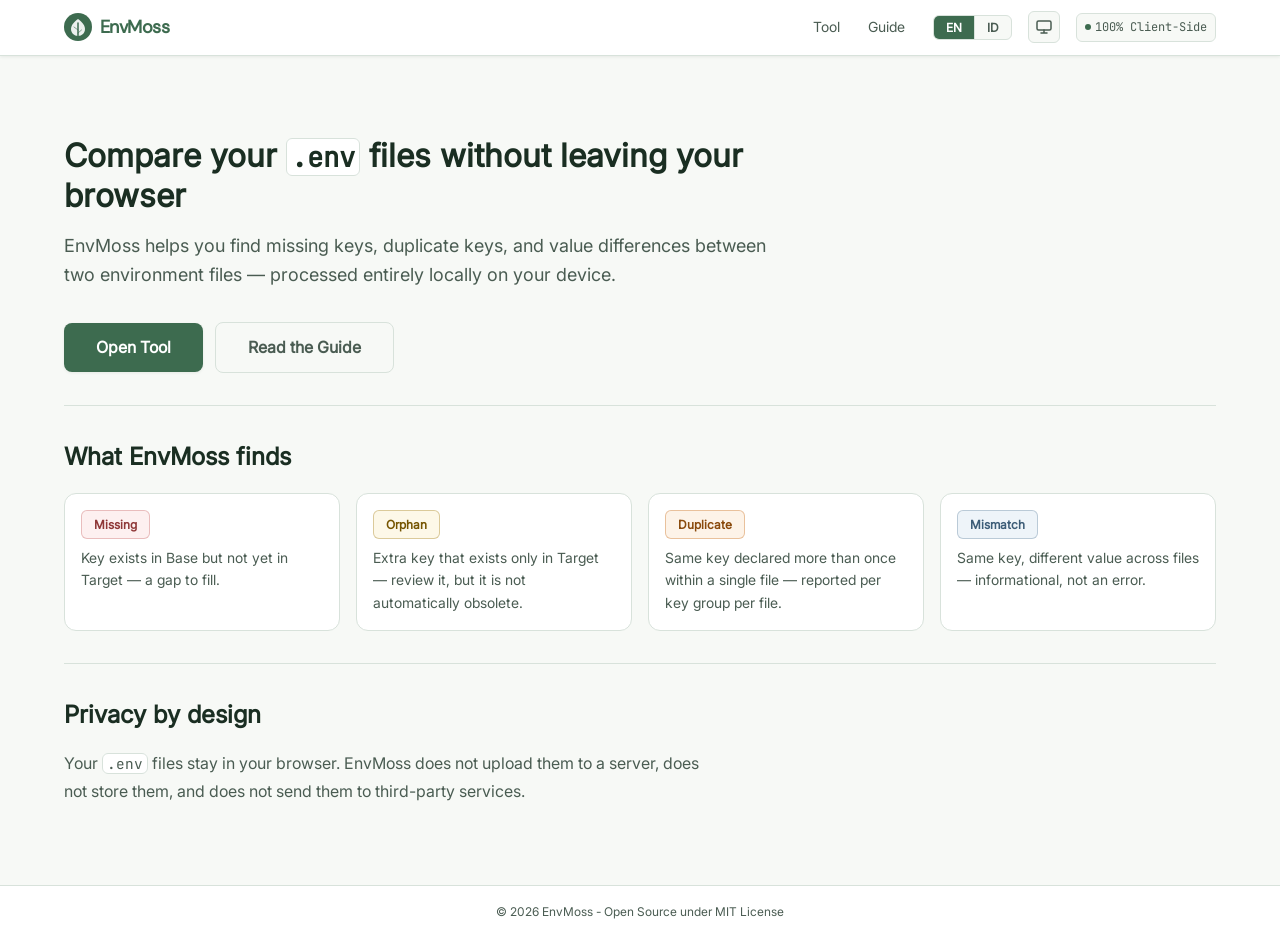
<file: index.html>
<!DOCTYPE html>
<html lang="en">
<head>
  <meta charset="UTF-8" />
  <meta name="viewport" content="width=device-width, initial-scale=1.0" />

  <!-- Bootstrap preferensi: tema & bahasa — sinkron, blocking, tanpa jaringan.
       Wajib berjalan sebelum stylesheet agar first paint tidak berkedip (FOUC). -->
  <script>
  (function () {
    var root = document.documentElement;

    // --- Tema: envmoss:theme = light | dark | system ---
    var themePref = 'system';
    try {
      var storedTheme = window.localStorage.getItem('envmoss:theme');
      if (storedTheme === 'light' || storedTheme === 'dark' || storedTheme === 'system') {
        themePref = storedTheme;
      }
    } catch (e) { /* storage tidak tersedia — gunakan fallback */ }

    var themeResolved = 'light';
    if (themePref === 'light' || themePref === 'dark') {
      themeResolved = themePref;
    } else {
      try {
        if (window.matchMedia && window.matchMedia('(prefers-color-scheme: dark)').matches) {
          themeResolved = 'dark';
        }
      } catch (e) { /* matchMedia tidak tersedia — fallback light */ }
    }
    root.setAttribute('data-theme', themeResolved);
    root.setAttribute('data-theme-pref', themePref);

    // --- Bahasa: envmoss:language = en | id ---
    var lang = 'en';
    try {
      var storedLang = window.localStorage.getItem('envmoss:language');
      if (storedLang === 'en' || storedLang === 'id') {
        lang = storedLang;
      } else {
        var navLangs = (navigator.languages && navigator.languages.length)
          ? navigator.languages
          : [navigator.language || ''];
        for (var i = 0; i < navLangs.length; i += 1) {
          var candidate = String(navLangs[i] || '').toLowerCase();
          if (candidate.indexOf('id') === 0) { lang = 'id'; break; }
          if (candidate.indexOf('en') === 0) { lang = 'en'; break; }
        }
      }
    } catch (e) { /* storage/navigator tidak tersedia — fallback en */ }
    root.setAttribute('lang', lang);
    root.setAttribute('data-lang', lang);
    root.setAttribute('data-i18n-pending', 'true');
  })();
  </script>

  <!-- Google Search Console Verification -->
  <meta name="google-site-verification" content="UlgjpIQyIHUCMEOR-_iUBL0-BURcA9qFoJw3GOUBwCI" />

  <!-- Favicon -->
  <link rel="icon" type="image/svg+xml" href="./assets/icons/envmoss_icon.svg" />

  <!-- Primary Meta Tags -->
  <title data-i18n="landing.title">EnvMoss — Compare .env Files Locally &amp; Privately</title>
  <meta name="title" content="EnvMoss — Compare .env Files Locally &amp; Privately" />
  <meta name="description" content="EnvMoss is a developer utility for comparing two environment files (.env) directly in the browser. Find missing keys, duplicates, and value differences — without uploading your files to a server." />
  <meta name="keywords" content="env comparison, .env diff, environment variables, dotenv, privacy-first, developer tools, local-first" />
  <meta name="author" content="nyomann-arch" />
  <meta name="robots" content="index, follow" />
  <link rel="canonical" href="https://envmoss.vercel.app/" />

  <!-- Open Graph / Facebook -->
  <meta property="og:type" content="website" />
  <meta property="og:url" content="https://envmoss.vercel.app/" />
  <meta property="og:title" content="EnvMoss — Compare .env Files Locally &amp; Privately" />
  <meta property="og:description" content="Compare the key structure of two environment files directly in your browser. No upload, no backend." />
  <meta property="og:image" content="https://envmoss.vercel.app/assets/og-image.png" />
  <meta property="og:image:alt" content="EnvMoss — Privacy-First Local .env File Comparison &amp; Merge Tool" />
  <meta property="og:site_name" content="EnvMoss" />

  <!-- Twitter Card -->
  <meta name="twitter:card" content="summary_large_image" />
  <meta name="twitter:url" content="https://envmoss.vercel.app/" />
  <meta name="twitter:title" content="EnvMoss — Compare .env Files Locally &amp; Privately" />
  <meta name="twitter:description" content="Compare the key structure of two environment files directly in your browser. No upload, no backend." />
  <meta name="twitter:image" content="https://envmoss.vercel.app/assets/og-image.png" />

  <!-- Stylesheet: fondasi global lalu stylesheet khusus Landing -->
  <link rel="stylesheet" href="./css/styles.css" />
  <link rel="stylesheet" href="./css/landing.css" />
</head>
<body class="page--landing">

  <!-- ==============================
       Navbar global (fixed)
  ============================== -->
  <header class="site-header">
    <nav class="site-navbar" data-i18n-attr="aria-label:nav.aria">
      <div class="site-navbar__inner">

        <!-- Brand: mark + wordmark — satu-satunya tautan ke Landing -->
        <a href="./" class="site-brand" data-i18n-attr="aria-label:nav.brandAria">
          <span class="site-brand__mark" aria-hidden="true">
            <!-- Ikon daun lumut — SVG lokal inline -->
            <svg
              width="28"
              height="28"
              viewBox="0 0 28 28"
              fill="none"
              xmlns="http://www.w3.org/2000/svg"
              aria-hidden="true"
              focusable="false"
            >
              <!-- Lingkaran latar -->
              <circle cx="14" cy="14" r="14" fill="#3D6B4F" />
              <!-- Bentuk daun/tetes — organik, sederhana -->
              <path
                d="M14 6C14 6 7 10.5 7 16C7 19.866 10.134 23 14 23C17.866 23 21 19.866 21 16C21 10.5 14 6 14 6Z"
                fill="#ffffff"
                fill-opacity="0.90"
              />
              <!-- Tulang daun tengah -->
              <line
                x1="14"
                y1="23"
                x2="14"
                y2="10"
                stroke="#3D6B4F"
                stroke-width="1.5"
                stroke-linecap="round"
              />
              <!-- Urat daun kiri -->
              <line
                x1="14"
                y1="17"
                x2="10"
                y2="14"
                stroke="#3D6B4F"
                stroke-width="1"
                stroke-linecap="round"
                stroke-opacity="0.6"
              />
              <!-- Urat daun kanan -->
              <line
                x1="14"
                y1="20"
                x2="17.5"
                y2="17"
                stroke="#3D6B4F"
                stroke-width="1"
                stroke-linecap="round"
                stroke-opacity="0.6"
              />
            </svg>
          </span>
          <span class="site-brand__name">EnvMoss</span>
        </a>

        <!-- Kontrol kanan: navigasi + bahasa + tema + indikator privasi -->
        <div class="site-navbar__controls">

          <ul class="site-nav">
            <li>
              <a class="site-nav__link" href="./app/" data-nav="tool">Tool</a>
            </li>
            <li>
              <a class="site-nav__link" href="./guide/" data-nav="guide">Guide</a>
            </li>
          </ul>

          <div class="site-lang" role="group" data-i18n-attr="aria-label:nav.langAria">
            <button
              type="button"
              class="site-lang__btn"
              data-lang-set="en"
              aria-pressed="false"
            >EN</button>
            <button
              type="button"
              class="site-lang__btn"
              data-lang-set="id"
              aria-pressed="true"
            >ID</button>
          </div>

          <button
            type="button"
            class="site-theme"
            id="site-theme-toggle"
            data-state="system"
            data-i18n-attr="aria-label:nav.themeAria"
          >
            <!-- Ikon terang (matahari) -->
            <svg
              class="site-theme__icon site-theme__icon--sun"
              width="18"
              height="18"
              viewBox="0 0 18 18"
              fill="none"
              xmlns="http://www.w3.org/2000/svg"
              aria-hidden="true"
              focusable="false"
            >
              <circle cx="9" cy="9" r="3.5" stroke="currentColor" stroke-width="1.5" />
              <path d="M9 1.5v2M9 14.5v2M1.5 9h2M14.5 9h2M3.4 3.4l1.4 1.4M13.2 13.2l1.4 1.4M14.6 3.4l-1.4 1.4M4.8 13.2l-1.4 1.4" stroke="currentColor" stroke-width="1.5" stroke-linecap="round" />
            </svg>
            <!-- Ikon gelap (bulan) -->
            <svg
              class="site-theme__icon site-theme__icon--moon"
              width="18"
              height="18"
              viewBox="0 0 18 18"
              fill="none"
              xmlns="http://www.w3.org/2000/svg"
              aria-hidden="true"
              focusable="false"
            >
              <path d="M15 10.5A6.5 6.5 0 017.5 3a6.5 6.5 0 107.5 7.5z" stroke="currentColor" stroke-width="1.5" stroke-linejoin="round" />
            </svg>
            <!-- Ikon sistem (monitor) -->
            <svg
              class="site-theme__icon site-theme__icon--system"
              width="18"
              height="18"
              viewBox="0 0 18 18"
              fill="none"
              xmlns="http://www.w3.org/2000/svg"
              aria-hidden="true"
              focusable="false"
            >
              <rect x="2" y="3" width="14" height="9" rx="1.5" stroke="currentColor" stroke-width="1.5" />
              <path d="M6 15h6M9 12v3" stroke="currentColor" stroke-width="1.5" stroke-linecap="round" />
            </svg>
          </button>

          <!-- Indikator privasi ringkas -->
          <span class="site-navbar__indicator" data-i18n-attr="aria-label:nav.privacyAria">
            100% Client-Side
          </span>

        </div>

      </div>
    </nav>
  </header>

  <!-- ==============================
       Main Content — Landing
  ============================== -->
  <main class="site-main">

    <section class="landing-hero" aria-labelledby="landing-hero-title">
      <h1 class="landing-hero__title" id="landing-hero-title" data-i18n-html="landing.heroTitle">
        Compare your <code>.env</code> files without leaving your browser
      </h1>
      <p class="landing-hero__lead" data-i18n="landing.heroLead">
        EnvMoss helps you find missing keys, duplicate keys, and value differences between two environment files — processed entirely locally on your device.
      </p>
      <div class="landing-hero__actions">
        <a class="site-btn site-btn--primary" href="./app/" data-i18n="landing.ctaTool">Open Tool</a>
        <a class="site-btn site-btn--secondary" href="./guide/" data-i18n="landing.ctaGuide">Read the Guide</a>
      </div>
    </section>

    <section class="landing-section" aria-labelledby="landing-status-title">
      <h2 class="landing-section__title" id="landing-status-title" data-i18n="landing.statusTitle">What EnvMoss finds</h2>
      <ul class="landing-status-list">
        <li class="landing-status-item">
          <span class="landing-status-item__badge landing-status-item__badge--missing">Missing</span>
          <span data-i18n="landing.statusMissing">Key exists in Base but not yet in Target — a gap to fill.</span>
        </li>
        <li class="landing-status-item">
          <span class="landing-status-item__badge landing-status-item__badge--orphan">Orphan</span>
          <span data-i18n="landing.statusOrphan">Extra key that exists only in Target — review it, but it is not automatically obsolete.</span>
        </li>
        <li class="landing-status-item">
          <span class="landing-status-item__badge landing-status-item__badge--duplicate">Duplicate</span>
          <span data-i18n="landing.statusDuplicate">Same key declared more than once within a single file — reported per key group per file.</span>
        </li>
        <li class="landing-status-item">
          <span class="landing-status-item__badge landing-status-item__badge--mismatch">Mismatch</span>
          <span data-i18n="landing.statusMismatch">Same key, different value across files — informational, not an error.</span>
        </li>
      </ul>
    </section>

    <section class="landing-section" aria-labelledby="landing-privacy-title">
      <h2 class="landing-section__title" id="landing-privacy-title" data-i18n="landing.privacyTitle">Privacy by design</h2>
      <p class="landing-section__text" data-i18n-html="landing.privacyText">
        Your <code>.env</code> files stay in your browser. EnvMoss does not
        upload them to a server, does not store them, and does not send them to
        third-party services.
      </p>
    </section>

  </main>

  <!-- ==============================
       Footer global
  ============================== -->
  <footer class="site-footer" role="contentinfo">
    <div class="site-footer__inner">
      <p data-i18n="footer.copyright">© 2026 EnvMoss - Open Source under MIT License</p>
    </div>
  </footer>

  <!-- JS modul perilaku global: navbar aktif, bahasa, tema -->
  <script type="module" src="./js/site.js"></script>

  <!-- Failsafe i18n: jika modul kamus gagal dimuat, lepaskan penanda pending
       agar konten fallback English tetap terlihat dan tidak tersembunyi. -->
  <script>
    setTimeout(function () {
      document.documentElement.removeAttribute('data-i18n-pending');
    }, 3000);
  </script>

</body>
</html>
</file>
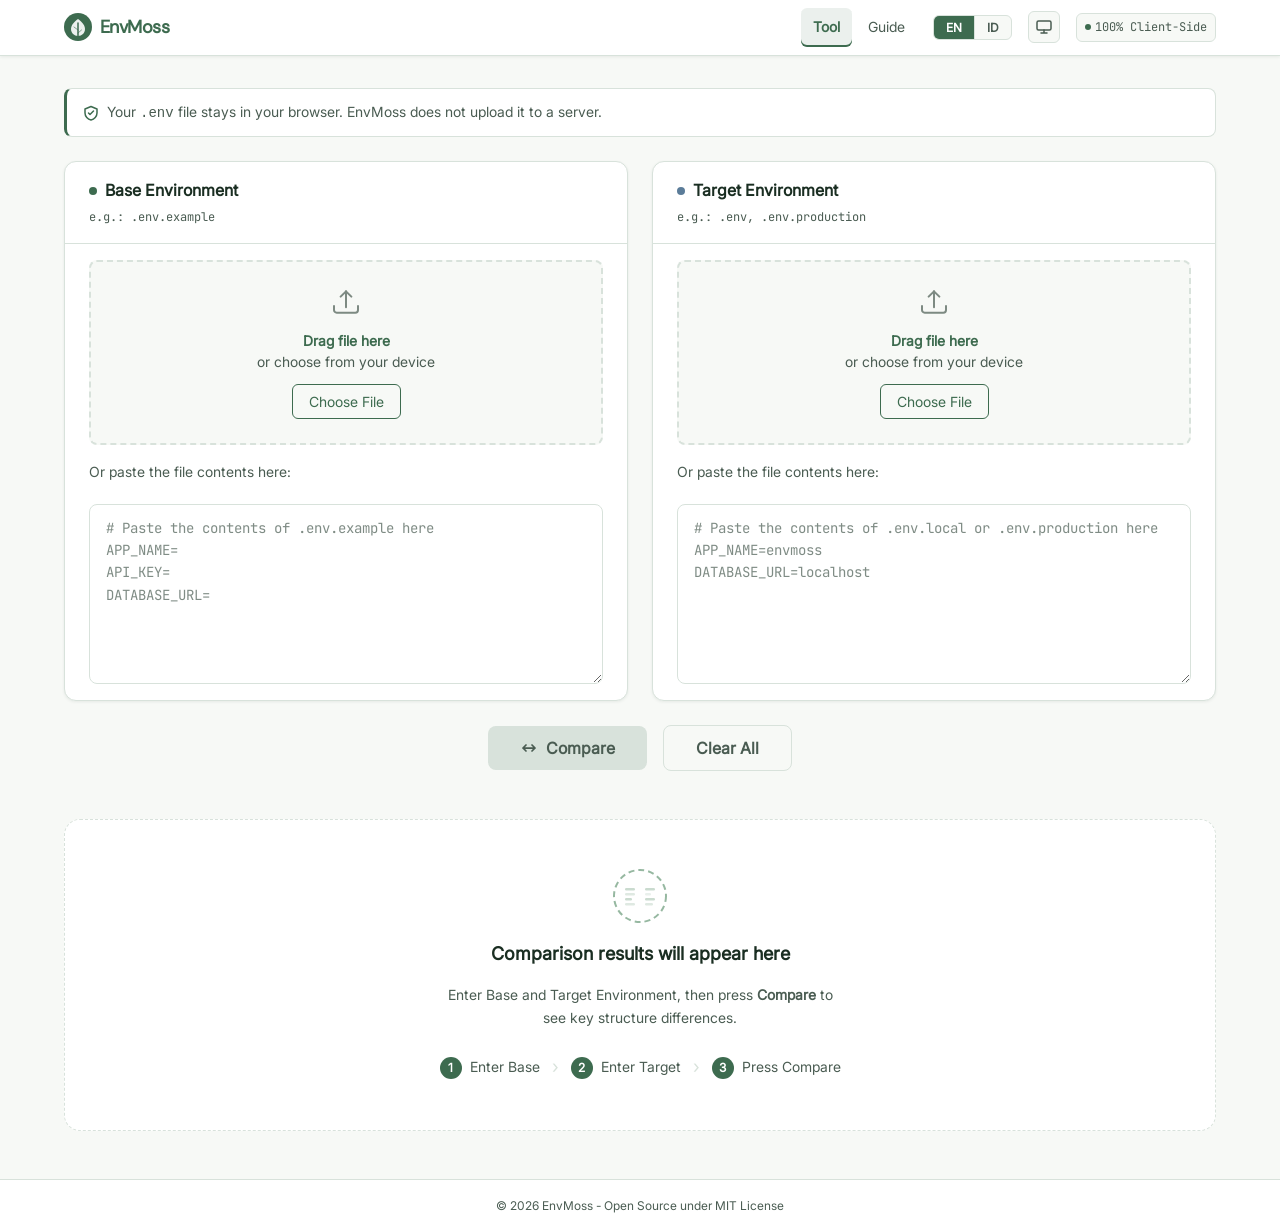
<file: app/index.html>
<!DOCTYPE html>
<html lang="en">
<head>
  <meta charset="UTF-8" />
  <meta name="viewport" content="width=device-width, initial-scale=1.0" />

  <!-- Bootstrap preferensi: tema & bahasa — sinkron, blocking, tanpa jaringan.
       Wajib berjalan sebelum stylesheet agar first paint tidak berkedip (FOUC). -->
  <script>
  (function () {
    var root = document.documentElement;

    // --- Tema: envmoss:theme = light | dark | system ---
    var themePref = 'system';
    try {
      var storedTheme = window.localStorage.getItem('envmoss:theme');
      if (storedTheme === 'light' || storedTheme === 'dark' || storedTheme === 'system') {
        themePref = storedTheme;
      }
    } catch (e) { /* storage tidak tersedia — gunakan fallback */ }

    var themeResolved = 'light';
    if (themePref === 'light' || themePref === 'dark') {
      themeResolved = themePref;
    } else {
      try {
        if (window.matchMedia && window.matchMedia('(prefers-color-scheme: dark)').matches) {
          themeResolved = 'dark';
        }
      } catch (e) { /* matchMedia tidak tersedia — fallback light */ }
    }
    root.setAttribute('data-theme', themeResolved);
    root.setAttribute('data-theme-pref', themePref);

    // --- Bahasa: envmoss:language = en | id ---
    var lang = 'en';
    try {
      var storedLang = window.localStorage.getItem('envmoss:language');
      if (storedLang === 'en' || storedLang === 'id') {
        lang = storedLang;
      } else {
        var navLangs = (navigator.languages && navigator.languages.length)
          ? navigator.languages
          : [navigator.language || ''];
        for (var i = 0; i < navLangs.length; i += 1) {
          var candidate = String(navLangs[i] || '').toLowerCase();
          if (candidate.indexOf('id') === 0) { lang = 'id'; break; }
          if (candidate.indexOf('en') === 0) { lang = 'en'; break; }
        }
      }
    } catch (e) { /* storage/navigator tidak tersedia — fallback en */ }
    root.setAttribute('lang', lang);
    root.setAttribute('data-lang', lang);
    root.setAttribute('data-i18n-pending', 'true');
  })();
  </script>

  <!-- Google Search Console Verification -->
  <meta name="google-site-verification" content="UlgjpIQyIHUCMEOR-_iUBL0-BURcA9qFoJw3GOUBwCI" />

  <!-- Favicon -->
  <link rel="icon" type="image/svg+xml" href="../assets/icons/envmoss_icon.svg" />

  <!-- Primary Meta Tags -->
  <title data-i18n="tool.title">EnvMoss — Privacy-First Local .env File Comparison &amp; Merge Tool (Zero-Backend)</title>
  <meta name="title" content="EnvMoss — Privacy-First Local .env File Comparison &amp; Merge Tool (Zero-Backend)" />
  <meta name="description" content="Privacy-first, zero-backend developer utility for local .env file comparison and merge env operations. Compare, validate, and merge environment files securely in your browser without uploading secrets." />
  <meta name="keywords" content="privacy-first, local .env file comparison, merge env, zero-backend, environment variables diff, dotenv comparator, secret security, env validator, developer tools" />
  <meta name="author" content="nyomann-arch" />
  <meta name="robots" content="index, follow" />
  <link rel="canonical" href="https://envmoss.vercel.app/app/" />

  <!-- Open Graph / Facebook -->
  <meta property="og:type" content="website" />
  <meta property="og:url" content="https://envmoss.vercel.app/app/" />
  <meta property="og:title" content="EnvMoss — Privacy-First Local .env File Comparison &amp; Merge Tool" />
  <meta property="og:description" content="Privacy-first, zero-backend developer utility for local .env file comparison and merge env operations. Compare environment variables securely in your browser without uploading secrets." />
  <meta property="og:image" content="https://envmoss.vercel.app/assets/og-image.png" />
  <meta property="og:image:alt" content="EnvMoss — Privacy-First Local .env File Comparison &amp; Merge Tool" />
  <meta property="og:site_name" content="EnvMoss" />

  <!-- Twitter Card -->
  <meta name="twitter:card" content="summary_large_image" />
  <meta name="twitter:url" content="https://envmoss.vercel.app/app/" />
  <meta name="twitter:title" content="EnvMoss — Privacy-First Local .env File Comparison &amp; Merge Tool" />
  <meta name="twitter:description" content="Privacy-first, zero-backend developer utility for local .env file comparison and merge env operations. Compare environment variables securely in your browser without uploading secrets." />
  <meta name="twitter:image" content="https://envmoss.vercel.app/assets/og-image.png" />

  <!-- Stylesheet: fondasi global lalu stylesheet khusus halaman Tool -->
  <link rel="stylesheet" href="../css/styles.css" />
  <link rel="stylesheet" href="../css/tool.css" />
</head>
<body class="page--tool">

  <!-- ==============================
       Navbar global (fixed)
  ============================== -->
  <header class="site-header">
    <nav class="site-navbar" data-i18n-attr="aria-label:nav.aria">
      <div class="site-navbar__inner">

        <!-- Brand: mark + wordmark — satu-satunya tautan ke Landing -->
        <a href="../" class="site-brand" data-i18n-attr="aria-label:nav.brandAria">
          <span class="site-brand__mark" aria-hidden="true">
            <!-- Ikon daun lumut — SVG lokal inline -->
            <svg
              width="28"
              height="28"
              viewBox="0 0 28 28"
              fill="none"
              xmlns="http://www.w3.org/2000/svg"
              aria-hidden="true"
              focusable="false"
            >
              <!-- Lingkaran latar -->
              <circle cx="14" cy="14" r="14" fill="#3D6B4F" />
              <!-- Bentuk daun/tetes — organik, sederhana -->
              <path
                d="M14 6C14 6 7 10.5 7 16C7 19.866 10.134 23 14 23C17.866 23 21 19.866 21 16C21 10.5 14 6 14 6Z"
                fill="#ffffff"
                fill-opacity="0.90"
              />
              <!-- Tulang daun tengah -->
              <line
                x1="14"
                y1="23"
                x2="14"
                y2="10"
                stroke="#3D6B4F"
                stroke-width="1.5"
                stroke-linecap="round"
              />
              <!-- Urat daun kiri -->
              <line
                x1="14"
                y1="17"
                x2="10"
                y2="14"
                stroke="#3D6B4F"
                stroke-width="1"
                stroke-linecap="round"
                stroke-opacity="0.6"
              />
              <!-- Urat daun kanan -->
              <line
                x1="14"
                y1="20"
                x2="17.5"
                y2="17"
                stroke="#3D6B4F"
                stroke-width="1"
                stroke-linecap="round"
                stroke-opacity="0.6"
              />
            </svg>
          </span>
          <span class="site-brand__name">EnvMoss</span>
        </a>

        <!-- Kontrol kanan: navigasi + bahasa + tema + indikator privasi -->
        <div class="site-navbar__controls">

          <ul class="site-nav">
            <li>
              <a class="site-nav__link" href="./" data-nav="tool">Tool</a>
            </li>
            <li>
              <a class="site-nav__link" href="../guide/" data-nav="guide">Guide</a>
            </li>
          </ul>

          <div class="site-lang" role="group" data-i18n-attr="aria-label:nav.langAria">
            <button
              type="button"
              class="site-lang__btn"
              data-lang-set="en"
              aria-pressed="false"
            >EN</button>
            <button
              type="button"
              class="site-lang__btn"
              data-lang-set="id"
              aria-pressed="true"
            >ID</button>
          </div>

          <button
            type="button"
            class="site-theme"
            id="site-theme-toggle"
            data-state="system"
            data-i18n-attr="aria-label:nav.themeAria"
          >
            <!-- Ikon terang (matahari) -->
            <svg
              class="site-theme__icon site-theme__icon--sun"
              width="18"
              height="18"
              viewBox="0 0 18 18"
              fill="none"
              xmlns="http://www.w3.org/2000/svg"
              aria-hidden="true"
              focusable="false"
            >
              <circle cx="9" cy="9" r="3.5" stroke="currentColor" stroke-width="1.5" />
              <path d="M9 1.5v2M9 14.5v2M1.5 9h2M14.5 9h2M3.4 3.4l1.4 1.4M13.2 13.2l1.4 1.4M14.6 3.4l-1.4 1.4M4.8 13.2l-1.4 1.4" stroke="currentColor" stroke-width="1.5" stroke-linecap="round" />
            </svg>
            <!-- Ikon gelap (bulan) -->
            <svg
              class="site-theme__icon site-theme__icon--moon"
              width="18"
              height="18"
              viewBox="0 0 18 18"
              fill="none"
              xmlns="http://www.w3.org/2000/svg"
              aria-hidden="true"
              focusable="false"
            >
              <path d="M15 10.5A6.5 6.5 0 017.5 3a6.5 6.5 0 107.5 7.5z" stroke="currentColor" stroke-width="1.5" stroke-linejoin="round" />
            </svg>
            <!-- Ikon sistem (monitor) -->
            <svg
              class="site-theme__icon site-theme__icon--system"
              width="18"
              height="18"
              viewBox="0 0 18 18"
              fill="none"
              xmlns="http://www.w3.org/2000/svg"
              aria-hidden="true"
              focusable="false"
            >
              <rect x="2" y="3" width="14" height="9" rx="1.5" stroke="currentColor" stroke-width="1.5" />
              <path d="M6 15h6M9 12v3" stroke="currentColor" stroke-width="1.5" stroke-linecap="round" />
            </svg>
          </button>

          <!-- Indikator privasi ringkas -->
          <span class="site-navbar__indicator" data-i18n-attr="aria-label:nav.privacyAria">
            100% Client-Side
          </span>

        </div>

      </div>
    </nav>
  </header>

  <!-- ==============================
       Main Content
  ============================== -->
  <main class="site-main" id="main-content">

    <!-- Privacy Notice -->
    <aside class="tool-privacy" role="note" data-i18n-attr="aria-label:tool.privacyAria">
      <svg
        class="tool-privacy__icon"
        width="16"
        height="16"
        viewBox="0 0 16 16"
        fill="none"
        xmlns="http://www.w3.org/2000/svg"
        aria-hidden="true"
        focusable="false"
      >
        <path
          d="M8 1.5L2 4V8C2 11.314 4.686 14.314 8 15C11.314 14.314 14 11.314 14 8V4L8 1.5Z"
          stroke="currentColor"
          stroke-width="1.5"
          stroke-linejoin="round"
        />
        <path
          d="M5.5 8L7 9.5L10.5 6"
          stroke="currentColor"
          stroke-width="1.5"
          stroke-linecap="round"
          stroke-linejoin="round"
        />
      </svg>
      <span data-i18n-html="tool.privacyText">
        Your <code>.env</code> file stays in your browser.
        EnvMoss does not upload it to a server.
      </span>
    </aside>

    <!-- ==============================
         Input Section
    ============================== -->
    <section class="input-section" data-i18n-attr="aria-label:tool.inputSection">

      <div class="input-section__grid">

        <!-- --- Kartu Base Environment --- -->
        <div class="input-card input-card--base">
          <div class="input-card__header">
            <div class="input-card__title-group">
              <h2 class="input-card__title">
                <span class="input-card__title-dot" aria-hidden="true"></span>
                Base Environment
              </h2>
              <span class="input-card__hint" data-i18n="tool.hintBase">e.g.: .env.example</span>
            </div>
          </div>

          <div class="input-card__body">

            <!-- Dropzone Base -->
            <div
              class="dropzone"
              id="dropzone-base"
              role="button"
              tabindex="0"
              data-i18n-attr="aria-label:tool.dropzoneBaseAria"
              aria-describedby="dropzone-base-hint"
            >
              <!-- Ikon upload -->
              <svg
                class="dropzone__icon"
                width="32"
                height="32"
                viewBox="0 0 32 32"
                fill="none"
                xmlns="http://www.w3.org/2000/svg"
                aria-hidden="true"
                focusable="false"
              >
                <path
                  d="M28 20v4a2.667 2.667 0 01-2.667 2.667H6.667A2.667 2.667 0 014 24v-4"
                  stroke="currentColor"
                  stroke-width="2"
                  stroke-linecap="round"
                  stroke-linejoin="round"
                />
                <polyline
                  points="21.333,10.667 16,5.333 10.667,10.667"
                  stroke="currentColor"
                  stroke-width="2"
                  stroke-linecap="round"
                  stroke-linejoin="round"
                />
                <line
                  x1="16"
                  y1="5.333"
                  x2="16"
                  y2="21.333"
                  stroke="currentColor"
                  stroke-width="2"
                  stroke-linecap="round"
                />
              </svg>

              <p class="dropzone__text" id="dropzone-base-hint" data-i18n-html="tool.dropzoneEmpty">
                <strong>Drag file here</strong><br />
                or choose from your device
              </p>

              <!-- File picker tersembunyi, dikontrol tombol di bawah -->
              <input
                type="file"
                id="file-input-base"
                class="visually-hidden"
                accept="*"
                data-i18n-attr="aria-label:tool.fileInputBase"
              />

              <button
                type="button"
                class="dropzone__file-btn"
                id="file-btn-base"
                aria-controls="file-input-base"
                data-i18n="tool.pickFile"
              >
                Choose File
              </button>
            </div>

            <!-- Label textarea Base -->
            <label for="textarea-base" class="textarea-label" data-i18n="tool.pasteLabel">
              Or paste the file contents here:
            </label>

            <!-- Textarea Base -->
            <textarea
              id="textarea-base"
              class="env-textarea"
              data-i18n-attr="placeholder:tool.placeholderBase;aria-label:tool.textareaBase"
              placeholder="# Paste the contents of .env.example here&#10;APP_NAME=&#10;API_KEY=&#10;DATABASE_URL="
              spellcheck="false"
              autocomplete="off"
              autocorrect="off"
              autocapitalize="off"
            ></textarea>

          </div>
        </div>
        <!-- /Kartu Base -->

        <!-- --- Kartu Target Environment --- -->
        <div class="input-card input-card--target">
          <div class="input-card__header">
            <div class="input-card__title-group">
              <h2 class="input-card__title">
                <span class="input-card__title-dot" aria-hidden="true"></span>
                Target Environment
              </h2>
              <span class="input-card__hint" data-i18n="tool.hintTarget">e.g.: .env, .env.production</span>
            </div>
          </div>

          <div class="input-card__body">

            <!-- Dropzone Target -->
            <div
              class="dropzone"
              id="dropzone-target"
              role="button"
              tabindex="0"
              data-i18n-attr="aria-label:tool.dropzoneTargetAria"
              aria-describedby="dropzone-target-hint"
            >
              <svg
                class="dropzone__icon"
                width="32"
                height="32"
                viewBox="0 0 32 32"
                fill="none"
                xmlns="http://www.w3.org/2000/svg"
                aria-hidden="true"
                focusable="false"
              >
                <path
                  d="M28 20v4a2.667 2.667 0 01-2.667 2.667H6.667A2.667 2.667 0 014 24v-4"
                  stroke="currentColor"
                  stroke-width="2"
                  stroke-linecap="round"
                  stroke-linejoin="round"
                />
                <polyline
                  points="21.333,10.667 16,5.333 10.667,10.667"
                  stroke="currentColor"
                  stroke-width="2"
                  stroke-linecap="round"
                  stroke-linejoin="round"
                />
                <line
                  x1="16"
                  y1="5.333"
                  x2="16"
                  y2="21.333"
                  stroke="currentColor"
                  stroke-width="2"
                  stroke-linecap="round"
                />
              </svg>

              <p class="dropzone__text" id="dropzone-target-hint" data-i18n-html="tool.dropzoneEmpty">
                <strong>Drag file here</strong><br />
                or choose from your device
              </p>

              <input
                type="file"
                id="file-input-target"
                class="visually-hidden"
                accept="*"
                data-i18n-attr="aria-label:tool.fileInputTarget"
              />

              <button
                type="button"
                class="dropzone__file-btn"
                id="file-btn-target"
                aria-controls="file-input-target"
                data-i18n="tool.pickFile"
              >
                Choose File
              </button>
            </div>

            <!-- Label textarea Target -->
            <label for="textarea-target" class="textarea-label" data-i18n="tool.pasteLabel">
              Or paste the file contents here:
            </label>

            <!-- Textarea Target -->
            <textarea
              id="textarea-target"
              class="env-textarea"
              data-i18n-attr="placeholder:tool.placeholderTarget;aria-label:tool.textareaTarget"
              placeholder="# Paste the contents of .env.local or .env.production here&#10;APP_NAME=envmoss&#10;DATABASE_URL=localhost"
              spellcheck="false"
              autocomplete="off"
              autocorrect="off"
              autocapitalize="off"
            ></textarea>

          </div>
        </div>
        <!-- /Kartu Target -->

      </div>
      <!-- /input-section__grid -->

    </section>
    <!-- /Input Section -->

    <!-- ==============================
         Action Bar
    ============================== -->
    <div class="action-bar" role="group" data-i18n-attr="aria-label:tool.actions">
      <button
        type="button"
        class="btn btn--primary"
        id="btn-compare"
        disabled
        aria-disabled="true"
        aria-describedby="compare-hint"
      >
        <!-- Ikon compare -->
        <svg
          width="18"
          height="18"
          viewBox="0 0 18 18"
          fill="none"
          xmlns="http://www.w3.org/2000/svg"
          aria-hidden="true"
          focusable="false"
        >
          <path
            d="M3 9h12M3 9l3-3M3 9l3 3M15 9l-3-3M15 9l-3 3"
            stroke="currentColor"
            stroke-width="1.75"
            stroke-linecap="round"
            stroke-linejoin="round"
          />
        </svg>
        <span data-i18n="tool.compare">Compare</span>
      </button>

      <button
        type="button"
        class="btn btn--secondary"
        id="btn-clear"
        data-i18n-attr="aria-label:tool.clearAllAria"
      >
        <span data-i18n="tool.clearAll">Clear All</span>
      </button>
    </div>

    <!-- Hint tombol Compare (hanya terlihat oleh screen reader saat disabled) -->
    <p id="compare-hint" class="visually-hidden" data-i18n="tool.compareHint">
      The button activates once both Base and Target inputs are filled.
    </p>

    <!-- ==============================
         Results Section
    ============================== -->
    <section
      class="results-section"
      id="results-section"
      data-i18n-attr="aria-label:tool.results"
      aria-live="polite"
      aria-atomic="false"
    >
      <!-- Konten hasil akan dirender oleh app.js -->
    </section>

    <!-- ==============================
         Empty State (default sebelum komparasi)
    ============================== -->
    <div
      class="empty-state"
      id="empty-state"
      role="status"
      data-i18n-attr="aria-label:tool.emptyAria"
    >
      <!-- Ikon lingkaran — ringan dan netral -->
      <svg
        class="empty-state__icon"
        width="56"
        height="56"
        viewBox="0 0 56 56"
        fill="none"
        xmlns="http://www.w3.org/2000/svg"
        aria-hidden="true"
        focusable="false"
      >
        <circle cx="28" cy="28" r="26" stroke="currentColor" stroke-width="2" stroke-dasharray="6 4" />
        <!-- Dua kolom sederhana — representasi side-by-side diff -->
        <rect x="13" y="20" width="10" height="2.5" rx="1.25" fill="currentColor" opacity="0.5" />
        <rect x="13" y="25" width="10" height="2.5" rx="1.25" fill="currentColor" opacity="0.3" />
        <rect x="13" y="30" width="7"  height="2.5" rx="1.25" fill="currentColor" opacity="0.5" />
        <rect x="13" y="35" width="10" height="2.5" rx="1.25" fill="currentColor" opacity="0.3" />
        <rect x="33" y="20" width="10" height="2.5" rx="1.25" fill="currentColor" opacity="0.5" />
        <rect x="33" y="25" width="6"  height="2.5" rx="1.25" fill="currentColor" opacity="0.2" />
        <rect x="33" y="30" width="10" height="2.5" rx="1.25" fill="currentColor" opacity="0.5" />
        <rect x="33" y="35" width="8"  height="2.5" rx="1.25" fill="currentColor" opacity="0.3" />
      </svg>

      <h2 class="empty-state__title" data-i18n="tool.emptyTitle">Comparison results will appear here</h2>

      <p class="empty-state__description" data-i18n-html="tool.emptyDesc">
        Enter Base and Target Environment, then press <strong>Compare</strong>
        to see key structure differences.
      </p>

      <!-- Langkah-langkah singkat -->
      <div class="empty-state__steps" data-i18n-attr="aria-label:tool.stepsAria">
        <div class="empty-state__step">
          <span class="empty-state__step-num" aria-hidden="true">1</span>
          <span data-i18n="tool.stepEnterBase">Enter Base</span>
        </div>
        <span class="empty-state__step-sep" aria-hidden="true">›</span>
        <div class="empty-state__step">
          <span class="empty-state__step-num" aria-hidden="true">2</span>
          <span data-i18n="tool.stepEnterTarget">Enter Target</span>
        </div>
        <span class="empty-state__step-sep" aria-hidden="true">›</span>
        <div class="empty-state__step">
          <span class="empty-state__step-num" aria-hidden="true">3</span>
          <span data-i18n="tool.stepCompare">Press Compare</span>
        </div>
      </div>

    </div>
    <!-- /Empty State -->

  </main>

  <!-- ==============================
       Footer global
  ============================== -->
  <footer class="site-footer" role="contentinfo">
    <div class="site-footer__inner">
      <p data-i18n="footer.copyright">© 2026 EnvMoss - Open Source under MIT License</p>
    </div>
  </footer>

  <!-- JS modul: perilaku global (navbar, bahasa, tema) lalu interaksi Tool -->
  <script type="module" src="../js/site.js"></script>
  <script type="module" src="../js/app.js"></script>

  <!-- Failsafe i18n: jika modul kamus gagal dimuat, lepaskan penanda pending
       agar konten fallback English tetap terlihat dan tidak tersembunyi. -->
  <script>
    setTimeout(function () {
      document.documentElement.removeAttribute('data-i18n-pending');
    }, 3000);
  </script>

</body>
</html>
</file>
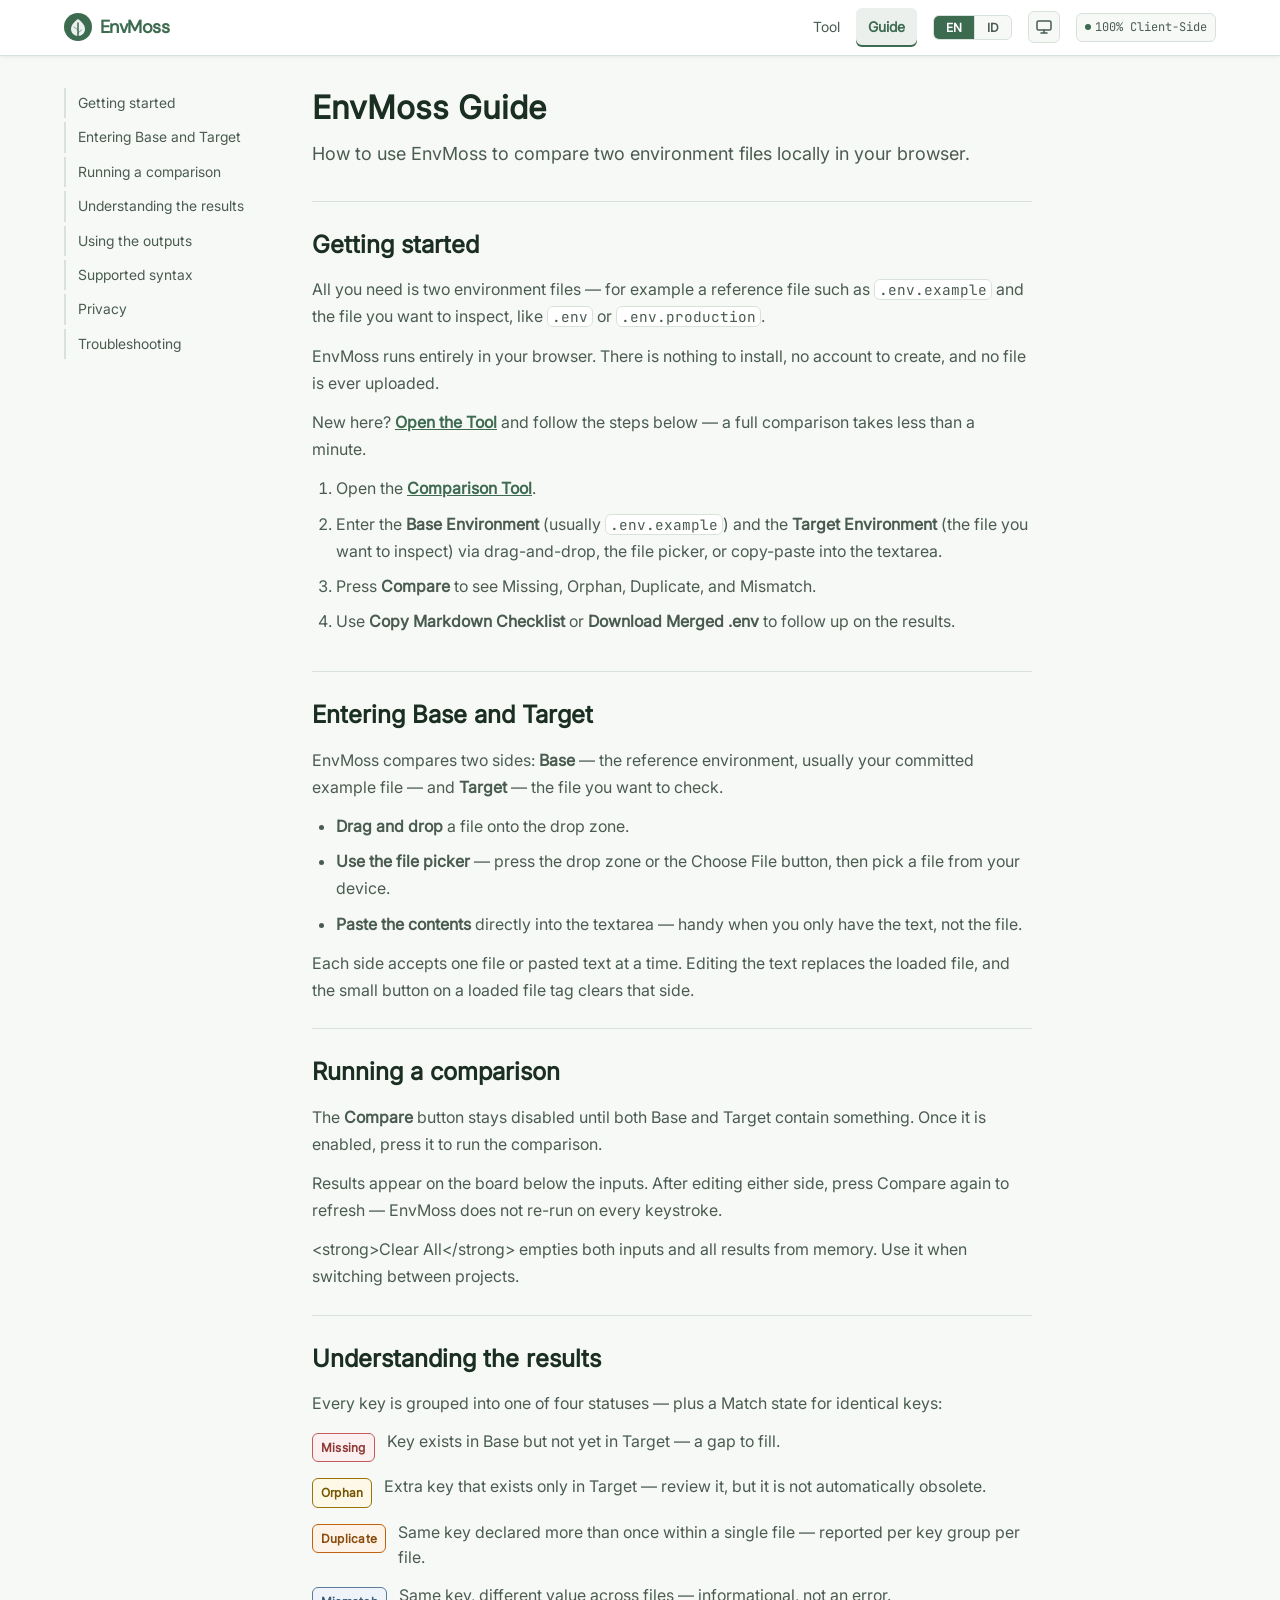
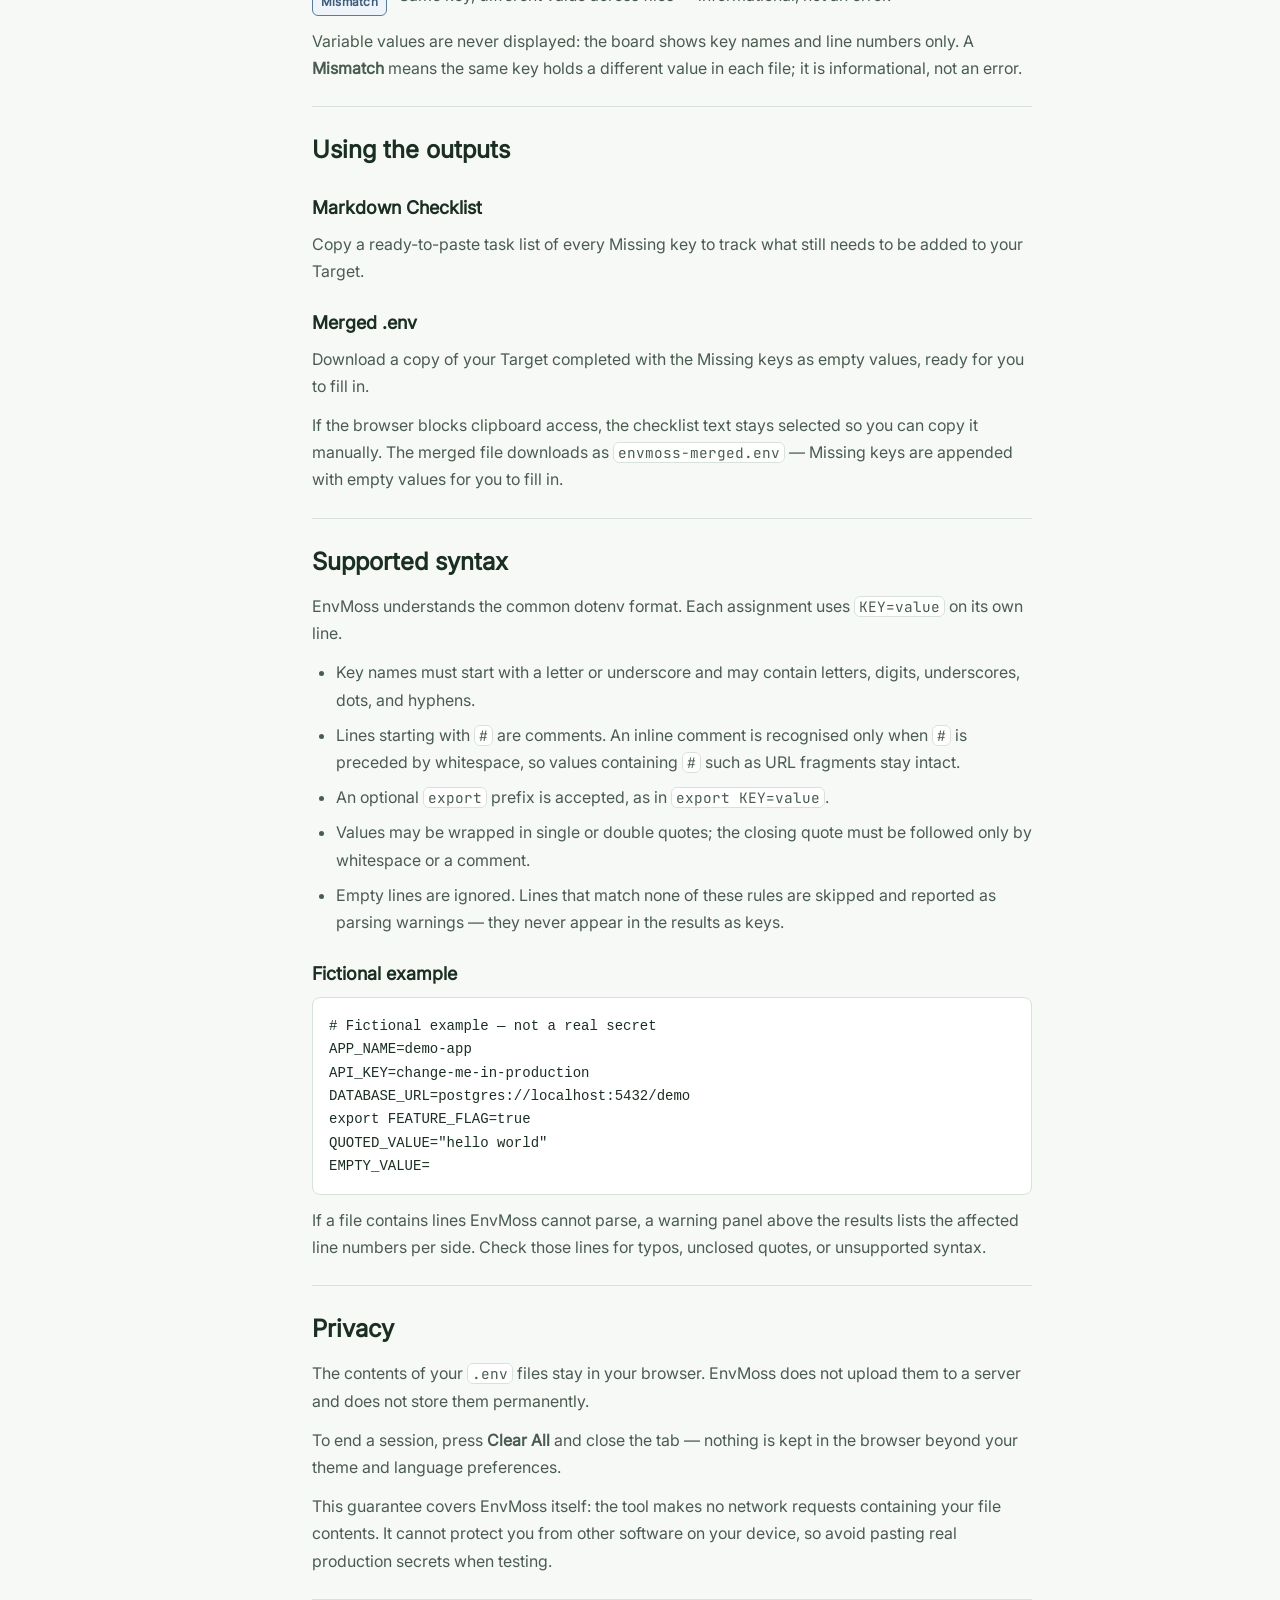
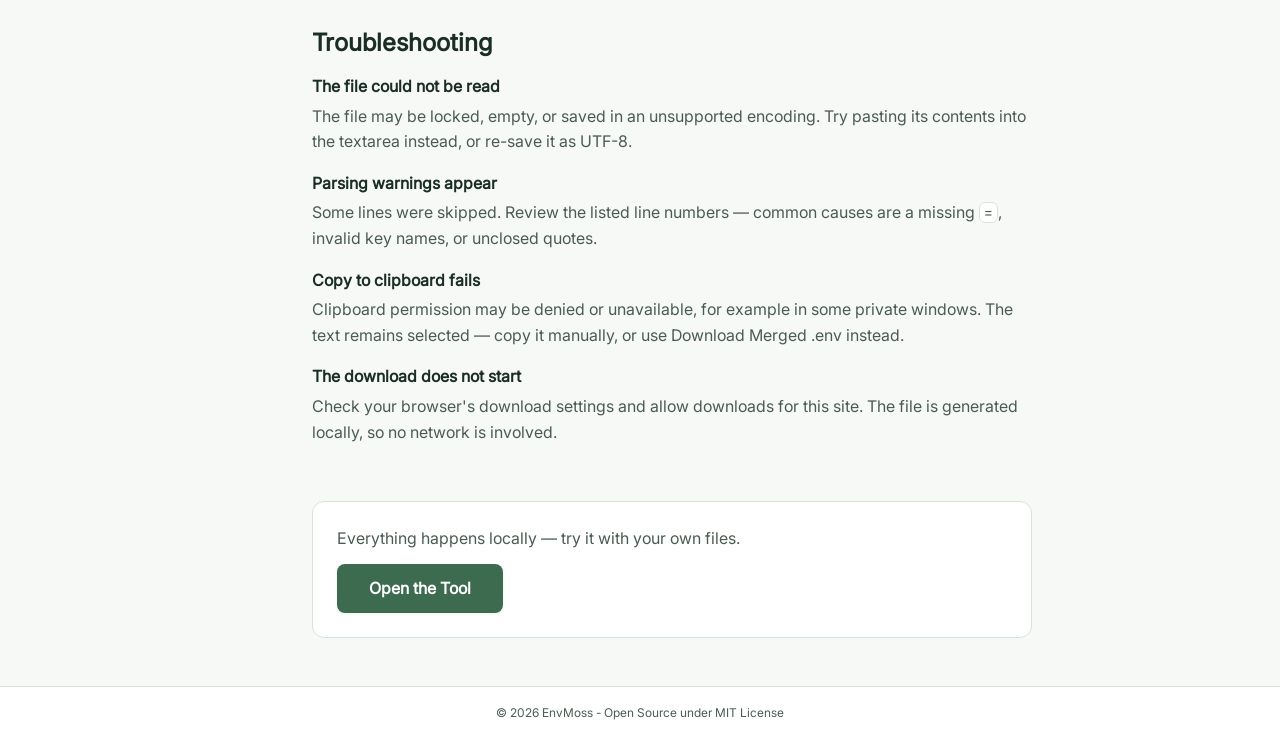
<file: guide/index.html>
<!DOCTYPE html>
<html lang="en">
<head>
  <meta charset="UTF-8" />
  <meta name="viewport" content="width=device-width, initial-scale=1.0" />

  <!-- Bootstrap preferensi: tema & bahasa — sinkron, blocking, tanpa jaringan.
       Wajib berjalan sebelum stylesheet agar first paint tidak berkedip (FOUC). -->
  <script>
  (function () {
    var root = document.documentElement;

    // --- Tema: envmoss:theme = light | dark | system ---
    var themePref = 'system';
    try {
      var storedTheme = window.localStorage.getItem('envmoss:theme');
      if (storedTheme === 'light' || storedTheme === 'dark' || storedTheme === 'system') {
        themePref = storedTheme;
      }
    } catch (e) { /* storage tidak tersedia — gunakan fallback */ }

    var themeResolved = 'light';
    if (themePref === 'light' || themePref === 'dark') {
      themeResolved = themePref;
    } else {
      try {
        if (window.matchMedia && window.matchMedia('(prefers-color-scheme: dark)').matches) {
          themeResolved = 'dark';
        }
      } catch (e) { /* matchMedia tidak tersedia — fallback light */ }
    }
    root.setAttribute('data-theme', themeResolved);
    root.setAttribute('data-theme-pref', themePref);

    // --- Bahasa: envmoss:language = en | id ---
    var lang = 'en';
    try {
      var storedLang = window.localStorage.getItem('envmoss:language');
      if (storedLang === 'en' || storedLang === 'id') {
        lang = storedLang;
      } else {
        var navLangs = (navigator.languages && navigator.languages.length)
          ? navigator.languages
          : [navigator.language || ''];
        for (var i = 0; i < navLangs.length; i += 1) {
          var candidate = String(navLangs[i] || '').toLowerCase();
          if (candidate.indexOf('id') === 0) { lang = 'id'; break; }
          if (candidate.indexOf('en') === 0) { lang = 'en'; break; }
        }
      }
    } catch (e) { /* storage/navigator tidak tersedia — fallback en */ }
    root.setAttribute('lang', lang);
    root.setAttribute('data-lang', lang);
    root.setAttribute('data-i18n-pending', 'true');
  })();
  </script>

  <!-- Favicon -->
  <link rel="icon" type="image/svg+xml" href="../assets/icons/envmoss_icon.svg" />

  <!-- Primary Meta Tags -->
  <title data-i18n="guide.title">Guide — EnvMoss</title>
  <meta name="title" content="Guide — EnvMoss" />
  <meta name="description" content="EnvMoss usage guide: how to enter .env files, run a comparison, understand result statuses, and use the Markdown Checklist and Merged .env outputs." />
  <meta name="robots" content="index, follow" />
  <link rel="canonical" href="https://envmoss.vercel.app/guide/" />

  <!-- Open Graph / Facebook -->
  <meta property="og:type" content="website" />
  <meta property="og:url" content="https://envmoss.vercel.app/guide/" />
  <meta property="og:title" content="Guide — EnvMoss" />
  <meta property="og:description" content="EnvMoss usage guide: compare environment files locally in the browser." />
  <meta property="og:image" content="https://envmoss.vercel.app/assets/og-image.png" />
  <meta property="og:site_name" content="EnvMoss" />

  <!-- Twitter Card -->
  <meta name="twitter:card" content="summary_large_image" />
  <meta name="twitter:url" content="https://envmoss.vercel.app/guide/" />
  <meta name="twitter:title" content="Guide — EnvMoss" />
  <meta name="twitter:description" content="EnvMoss usage guide: compare environment files locally in the browser." />
  <meta name="twitter:image" content="https://envmoss.vercel.app/assets/og-image.png" />

  <!-- Stylesheet: fondasi global lalu stylesheet khusus Guide -->
  <link rel="stylesheet" href="../css/styles.css" />
  <link rel="stylesheet" href="../css/guide.css" />
</head>
<body class="page--guide">

  <!-- ==============================
       Navbar global (fixed)
  ============================== -->
  <header class="site-header">
    <nav class="site-navbar" data-i18n-attr="aria-label:nav.aria">
      <div class="site-navbar__inner">

        <!-- Brand: mark + wordmark — satu-satunya tautan ke Landing -->
        <a href="../" class="site-brand" data-i18n-attr="aria-label:nav.brandAria">
          <span class="site-brand__mark" aria-hidden="true">
            <!-- Ikon daun lumut — SVG lokal inline -->
            <svg
              width="28"
              height="28"
              viewBox="0 0 28 28"
              fill="none"
              xmlns="http://www.w3.org/2000/svg"
              aria-hidden="true"
              focusable="false"
            >
              <!-- Lingkaran latar -->
              <circle cx="14" cy="14" r="14" fill="#3D6B4F" />
              <!-- Bentuk daun/tetes — organik, sederhana -->
              <path
                d="M14 6C14 6 7 10.5 7 16C7 19.866 10.134 23 14 23C17.866 23 21 19.866 21 16C21 10.5 14 6 14 6Z"
                fill="#ffffff"
                fill-opacity="0.90"
              />
              <!-- Tulang daun tengah -->
              <line
                x1="14"
                y1="23"
                x2="14"
                y2="10"
                stroke="#3D6B4F"
                stroke-width="1.5"
                stroke-linecap="round"
              />
              <!-- Urat daun kiri -->
              <line
                x1="14"
                y1="17"
                x2="10"
                y2="14"
                stroke="#3D6B4F"
                stroke-width="1"
                stroke-linecap="round"
                stroke-opacity="0.6"
              />
              <!-- Urat daun kanan -->
              <line
                x1="14"
                y1="20"
                x2="17.5"
                y2="17"
                stroke="#3D6B4F"
                stroke-width="1"
                stroke-linecap="round"
                stroke-opacity="0.6"
              />
            </svg>
          </span>
          <span class="site-brand__name">EnvMoss</span>
        </a>

        <!-- Kontrol kanan: navigasi + bahasa + tema + indikator privasi -->
        <div class="site-navbar__controls">

          <ul class="site-nav">
            <li>
              <a class="site-nav__link" href="../app/" data-nav="tool">Tool</a>
            </li>
            <li>
              <a class="site-nav__link" href="./" data-nav="guide">Guide</a>
            </li>
          </ul>

          <div class="site-lang" role="group" data-i18n-attr="aria-label:nav.langAria">
            <button
              type="button"
              class="site-lang__btn"
              data-lang-set="en"
              aria-pressed="false"
            >EN</button>
            <button
              type="button"
              class="site-lang__btn"
              data-lang-set="id"
              aria-pressed="true"
            >ID</button>
          </div>

          <button
            type="button"
            class="site-theme"
            id="site-theme-toggle"
            data-state="system"
            data-i18n-attr="aria-label:nav.themeAria"
          >
            <!-- Ikon terang (matahari) -->
            <svg
              class="site-theme__icon site-theme__icon--sun"
              width="18"
              height="18"
              viewBox="0 0 18 18"
              fill="none"
              xmlns="http://www.w3.org/2000/svg"
              aria-hidden="true"
              focusable="false"
            >
              <circle cx="9" cy="9" r="3.5" stroke="currentColor" stroke-width="1.5" />
              <path d="M9 1.5v2M9 14.5v2M1.5 9h2M14.5 9h2M3.4 3.4l1.4 1.4M13.2 13.2l1.4 1.4M14.6 3.4l-1.4 1.4M4.8 13.2l-1.4 1.4" stroke="currentColor" stroke-width="1.5" stroke-linecap="round" />
            </svg>
            <!-- Ikon gelap (bulan) -->
            <svg
              class="site-theme__icon site-theme__icon--moon"
              width="18"
              height="18"
              viewBox="0 0 18 18"
              fill="none"
              xmlns="http://www.w3.org/2000/svg"
              aria-hidden="true"
              focusable="false"
            >
              <path d="M15 10.5A6.5 6.5 0 017.5 3a6.5 6.5 0 107.5 7.5z" stroke="currentColor" stroke-width="1.5" stroke-linejoin="round" />
            </svg>
            <!-- Ikon sistem (monitor) -->
            <svg
              class="site-theme__icon site-theme__icon--system"
              width="18"
              height="18"
              viewBox="0 0 18 18"
              fill="none"
              xmlns="http://www.w3.org/2000/svg"
              aria-hidden="true"
              focusable="false"
            >
              <rect x="2" y="3" width="14" height="9" rx="1.5" stroke="currentColor" stroke-width="1.5" />
              <path d="M6 15h6M9 12v3" stroke="currentColor" stroke-width="1.5" stroke-linecap="round" />
            </svg>
          </button>

          <!-- Indikator privasi ringkas -->
          <span class="site-navbar__indicator" data-i18n-attr="aria-label:nav.privacyAria">
            100% Client-Side
          </span>

        </div>

      </div>
    </nav>
  </header>

  <!-- ==============================
       Main Content — Guide
       TOC kiri (sticky di layar lebar, collapsible di mobile)
  ============================== -->
  <main class="site-main guide-layout">

    <!-- Daftar isi section -->
    <nav class="guide-toc" aria-label="Guide sections" data-i18n-attr="aria-label:guide.tocAria">
      <button
        type="button"
        class="guide-toc__toggle"
        id="guide-toc-toggle"
        aria-expanded="false"
        aria-controls="guide-toc-list"
      >
        <span data-i18n="guide.tocTitle">On this page</span>
        <svg
          class="guide-toc__chevron"
          width="14"
          height="14"
          viewBox="0 0 14 14"
          fill="none"
          xmlns="http://www.w3.org/2000/svg"
          aria-hidden="true"
          focusable="false"
        >
          <path d="M3 5.5L7 9.5L11 5.5" stroke="currentColor" stroke-width="1.5" stroke-linecap="round" stroke-linejoin="round" />
        </svg>
      </button>
      <ul class="guide-toc__list" id="guide-toc-list">
        <li><a class="guide-toc__link" href="#getting-started" data-i18n="guide.startTitle">Getting started</a></li>
        <li><a class="guide-toc__link" href="#entering-files" data-i18n="guide.secEnter">Entering Base and Target</a></li>
        <li><a class="guide-toc__link" href="#running-comparison" data-i18n="guide.secRun">Running a comparison</a></li>
        <li><a class="guide-toc__link" href="#understanding-results" data-i18n="guide.secResults">Understanding the results</a></li>
        <li><a class="guide-toc__link" href="#using-outputs" data-i18n="guide.secOutputs">Using the outputs</a></li>
        <li><a class="guide-toc__link" href="#supported-syntax" data-i18n="guide.secSyntax">Supported syntax</a></li>
        <li><a class="guide-toc__link" href="#privacy" data-i18n="guide.privacyTitle">Privacy</a></li>
        <li><a class="guide-toc__link" href="#troubleshooting" data-i18n="guide.secTrouble">Troubleshooting</a></li>
      </ul>
    </nav>

    <article class="guide-article">

      <header class="guide-article__header">
        <h1 class="guide-article__title" data-i18n="guide.h1">EnvMoss Guide</h1>
        <p class="guide-article__lead" data-i18n="guide.lead">
          How to use EnvMoss to compare two environment files locally in your browser.
        </p>
      </header>

      <!-- 1. Memulai -->
      <section class="guide-section" aria-labelledby="getting-started">
        <h2 class="guide-section__title" id="getting-started" data-i18n="guide.startTitle">Getting started</h2>
        <p class="guide-section__text" data-i18n-html="guide.startP1">
          All you need is two environment files — for example a reference file such as
          <code>.env.example</code> and the file you want to inspect.
        </p>
        <p class="guide-section__text" data-i18n="guide.startP2">
          EnvMoss runs entirely in your browser. There is nothing to install.
        </p>
        <p class="guide-section__text" data-i18n-html="guide.startP3">
          New here? <a href="../app/">Open the Tool</a> and follow the steps below.
        </p>
        <ol class="guide-steps">
          <li data-i18n-html="guide.step1">Open the <a href="../app/">Comparison Tool</a>.</li>
          <li data-i18n-html="guide.step2">Enter the <strong>Base Environment</strong> and the <strong>Target Environment</strong>.</li>
          <li data-i18n-html="guide.step3">Press <strong>Compare</strong> to see the results.</li>
          <li data-i18n-html="guide.step4">Use the outputs to follow up on the results.</li>
        </ol>
      </section>

      <!-- 2. Memasukkan Base dan Target -->
      <section class="guide-section" aria-labelledby="entering-files">
        <h2 class="guide-section__title" id="entering-files" data-i18n="guide.secEnter">Entering Base and Target</h2>
        <p class="guide-section__text" data-i18n-html="guide.enterP1">
          EnvMoss compares two sides: <strong>Base</strong> and <strong>Target</strong>.
        </p>
        <ul class="guide-list">
          <li data-i18n-html="guide.enterDnd"><strong>Drag and drop</strong> a file onto the drop zone.</li>
          <li data-i18n-html="guide.enterPicker"><strong>Use the file picker</strong> to select a file.</li>
          <li data-i18n-html="guide.enterPaste"><strong>Paste the contents</strong> into the textarea.</li>
        </ul>
        <p class="guide-section__text" data-i18n="guide.enterNote">
          Each side accepts one file or pasted text at a time.
        </p>
      </section>

      <!-- 3. Menjalankan komparasi -->
      <section class="guide-section" aria-labelledby="running-comparison">
        <h2 class="guide-section__title" id="running-comparison" data-i18n="guide.secRun">Running a comparison</h2>
        <p class="guide-section__text" data-i18n-html="guide.runP1">
          The <strong>Compare</strong> button stays disabled until both sides are filled.
        </p>
        <p class="guide-section__text" data-i18n="guide.runP2">
          Results appear on the board below the inputs.
        </p>
        <p class="guide-section__text" data-i18n="guide.runP3">
          <strong>Clear All</strong> empties both inputs and all results.
        </p>
      </section>

      <!-- 4. Memahami hasil -->
      <section class="guide-section" aria-labelledby="understanding-results">
        <h2 class="guide-section__title" id="understanding-results" data-i18n="guide.secResults">Understanding the results</h2>
        <p class="guide-section__text" data-i18n="guide.resultsIntro">
          Every key is grouped into one of four statuses.
        </p>
        <ul class="guide-status-list">
          <li class="guide-status-item">
            <span class="guide-badge guide-badge--missing">Missing</span>
            <span data-i18n="landing.statusMissing">Key exists in Base but not yet in Target.</span>
          </li>
          <li class="guide-status-item">
            <span class="guide-badge guide-badge--orphan">Orphan</span>
            <span data-i18n="landing.statusOrphan">Extra key that exists only in Target.</span>
          </li>
          <li class="guide-status-item">
            <span class="guide-badge guide-badge--duplicate">Duplicate</span>
            <span data-i18n="landing.statusDuplicate">Same key declared more than once.</span>
          </li>
          <li class="guide-status-item">
            <span class="guide-badge guide-badge--mismatch">Mismatch</span>
            <span data-i18n="landing.statusMismatch">Same key, different value.</span>
          </li>
        </ul>
        <p class="guide-section__text" data-i18n-html="guide.resultsNote">
          Variable values are never displayed.
        </p>
      </section>

      <!-- 5. Menggunakan output -->
      <section class="guide-section" aria-labelledby="using-outputs">
        <h2 class="guide-section__title" id="using-outputs" data-i18n="guide.secOutputs">Using the outputs</h2>
        <h3 class="guide-subsection__title" data-i18n="guide.outputChecklistTitle">Markdown Checklist</h3>
        <p class="guide-section__text" data-i18n="guide.outputChecklistText">
          Copy a ready-to-paste task list of every Missing key.
        </p>
        <h3 class="guide-subsection__title" data-i18n="guide.outputMergedTitle">Merged .env</h3>
        <p class="guide-section__text" data-i18n="guide.outputMergedText">
          Download a copy of your Target completed with Missing keys.
        </p>
        <p class="guide-section__text" data-i18n-html="guide.outputsNote">
          If the browser blocks clipboard access, the text stays selected.
        </p>
      </section>

      <!-- 6. Sintaks yang didukung -->
      <section class="guide-section" aria-labelledby="supported-syntax">
        <h2 class="guide-section__title" id="supported-syntax" data-i18n="guide.secSyntax">Supported syntax</h2>
        <p class="guide-section__text" data-i18n-html="guide.syntaxP1">
          EnvMoss understands the common dotenv format.
        </p>
        <ul class="guide-list">
          <li data-i18n-html="guide.syntaxKeys">Key names must start with a letter or underscore.</li>
          <li data-i18n-html="guide.syntaxComments">Lines starting with <code>#</code> are comments.</li>
          <li data-i18n-html="guide.syntaxExport">An optional <code>export</code> prefix is accepted.</li>
          <li data-i18n-html="guide.syntaxQuotes">Values may be wrapped in single or double quotes.</li>
          <li data-i18n-html="guide.syntaxBlank">Empty lines are ignored; unparsable lines become warnings.</li>
        </ul>
        <h3 class="guide-subsection__title" data-i18n="guide.syntaxExampleTitle">Fictional example</h3>
        <pre class="guide-code"><code># Fictional example — not a real secret
APP_NAME=demo-app
API_KEY=change-me-in-production
DATABASE_URL=postgres://localhost:5432/demo
export FEATURE_FLAG=true
QUOTED_VALUE="hello world"
EMPTY_VALUE=
</code></pre>
        <p class="guide-section__text" data-i18n-html="guide.syntaxWarn">
          Unparsable lines are reported as parsing warnings.
        </p>
      </section>

      <!-- 7. Privasi -->
      <section class="guide-section" aria-labelledby="privacy">
        <h2 class="guide-section__title" id="privacy" data-i18n="guide.privacyTitle">Privacy</h2>
        <p class="guide-section__text" data-i18n-html="guide.privacyText">
          The contents of your <code>.env</code> files stay in your browser.
        </p>
        <p class="guide-section__text" data-i18n-html="guide.privacyP2">
          To end a session, press <strong>Clear All</strong> and close the tab.
        </p>
        <p class="guide-section__text" data-i18n="guide.privacyLimit">
          This guarantee covers EnvMoss itself.
        </p>
      </section>

      <!-- 8. Troubleshooting -->
      <section class="guide-section" aria-labelledby="troubleshooting">
        <h2 class="guide-section__title" id="troubleshooting" data-i18n="guide.secTrouble">Troubleshooting</h2>
        <dl class="guide-trouble">
          <div class="guide-trouble__item">
            <dt data-i18n="guide.troubleReadT">The file could not be read</dt>
            <dd data-i18n-html="guide.troubleReadD">The file may be locked or corrupted.</dd>
          </div>
          <div class="guide-trouble__item">
            <dt data-i18n="guide.troubleWarnT">Parsing warnings appear</dt>
            <dd data-i18n-html="guide.troubleWarnD">Some lines were skipped.</dd>
          </div>
          <div class="guide-trouble__item">
            <dt data-i18n="guide.troubleClipboardT">Copy to clipboard fails</dt>
            <dd data-i18n="guide.troubleClipboardD">Clipboard permission may be denied.</dd>
          </div>
          <div class="guide-trouble__item">
            <dt data-i18n="guide.troubleDownloadT">The download does not start</dt>
            <dd data-i18n="guide.troubleDownloadD">Check your browser's download settings.</dd>
          </div>
        </dl>
      </section>

      <!-- CTA penutup -->
      <div class="guide-cta">
        <p class="guide-cta__text" data-i18n="guide.ctaText">Everything happens locally.</p>
        <a class="site-btn site-btn--primary" href="../app/" data-i18n="guide.ctaBtn">Open the Tool</a>
      </div>

    </article>
  </main>

  <!-- ==============================
       Footer global
  ============================== -->
  <footer class="site-footer" role="contentinfo">
    <div class="site-footer__inner">
      <p data-i18n="footer.copyright">© 2026 EnvMoss - Open Source under MIT License</p>
    </div>
  </footer>

  <!-- JS modul perilaku global: navbar aktif, bahasa, tema -->
  <script type="module" src="../js/site.js"></script>

  <!-- JS modul perilaku Guide: toggle daftar isi mobile -->
  <script type="module" src="../js/guide.js"></script>

  <!-- Failsafe i18n: jika modul kamus gagal dimuat, lepaskan penanda pending
       agar konten fallback English tetap terlihat dan tidak tersembunyi. -->
  <script>
    setTimeout(function () {
      document.documentElement.removeAttribute('data-i18n-pending');
    }, 3000);
  </script>

</body>
</html>
</file>
<file: css/styles.css>
/* ==========================================================================
   EnvMoss — styles.css
   Design System: tokens, reset, komponen global .site-
   ========================================================================== */

@font-face {
  font-family: 'InterLocal';
  src: url('../assets/fonts/Inter_18pt-Regular.ttf') format('truetype');
  font-weight: 400;
  font-style: normal;
  font-display: swap;
}

@font-face {
  font-family: 'JetBrainsLocal';
  src: url('../assets/fonts/JetBrainsMono-Regular.ttf') format('truetype');
  font-weight: 400;
  font-style: normal;
  font-display: swap;
}

@font-face {
  font-family: 'DMSansLocal';
  src: url('../assets/fonts/DMSans_18pt-Regular.ttf') format('truetype');
  font-weight: 400;
  font-style: normal;
  font-display: swap;
}

/* --------------------------------------------------------------------------
   1. Design Tokens (CSS Custom Properties)
   -------------------------------------------------------------------------- */

:root {
  color-scheme: light;

  /* --- Brand Colors --- */
  --color-primary: #3D6B4F;
  --color-primary-light: #6B9B7A;
  --color-on-primary: #FFFFFF;
  --color-bg: #F7F9F6;
  --color-surface: #FFFFFF;
  --color-text-primary: #1A2E22;
  --color-text-secondary: #4A5C52;
  --color-border: #D8E2DB;

  /* --- Status Colors (accents) --- */
  --status-missing: #C45C5C;
  --status-missing-bg: #FDF0F0;
  --status-missing-text: #8F3838;

  --status-orphan: #9A7209;
  --status-orphan-bg: #FDF8E8;
  --status-orphan-text: #765500;

  --status-duplicate: #C2620F;
  --status-duplicate-bg: #FDF3E8;
  --status-duplicate-text: #8A4A0C;

  --status-mismatch: #5B7C99;
  --status-mismatch-bg: #EEF4F9;
  --status-mismatch-text: #3D5D78;

  /* --- Typography --- */
  --font-ui: "InterLocal", system-ui, -apple-system, BlinkMacSystemFont,
             "Segoe UI", Roboto, sans-serif;
  --font-code: "JetBrainsLocal", "IBM Plex Mono", Menlo,
               Monaco, Consolas, "Courier New", monospace;
  --font-logo: "DMSansLocal", system-ui, -apple-system, BlinkMacSystemFont,
               "Segoe UI", Roboto, sans-serif;

  /* --- Type Scale --- */
  --text-xs: 0.75rem;
  --text-sm: 0.875rem;
  --text-base: 1rem;
  --text-lg: 1.125rem;
  --text-xl: 1.25rem;
  --heading-lg: 1.5rem;
  --heading-xl: 2rem;

  /* --- Spacing --- */
  --space-1: 4px;
  --space-2: 8px;
  --space-3: 12px;
  --space-4: 16px;
  --space-5: 24px;
  --space-6: 32px;
  --space-7: 48px;

  /* --- Border Radius --- */
  --radius-sm: 6px;
  --radius-md: 8px;
  --radius-lg: 12px;
  --radius-xl: 16px;

  /* --- Layout --- */
  --container-width: 1200px;
  --nav-height: 56px;

  /* --- Shadows --- */
  --shadow-sm: 0 1px 3px rgba(26, 46, 34, 0.08);
  --shadow-md: 0 4px 12px rgba(26, 46, 34, 0.10);

  /* --- Transitions --- */
  --transition-fast: 150ms ease;
  --transition-base: 200ms ease;
}

/* --------------------------------------------------------------------------
   1b. Dark Theme — token ekuivalen untuk prefers-color-scheme gelap
   -------------------------------------------------------------------------- */

:root[data-theme="dark"] {
  color-scheme: dark;

  --color-primary: #8FBE9B;
  --color-primary-light: #A8D0B4;
  --color-on-primary: #16241C;
  --color-bg: #111914;
  --color-surface: #19231D;
  --color-text-primary: #E8F0E9;
  --color-text-secondary: #B3C1B6;
  --color-border: #35443A;

  --status-missing: #D98C8C;
  --status-missing-bg: #2E1F1F;
  --status-missing-text: #EFB9B9;

  --status-orphan: #E0B23C;
  --status-orphan-bg: #2E2716;
  --status-orphan-text: #E8CE7A;

  --status-duplicate: #DE9A55;
  --status-duplicate-bg: #2E2115;
  --status-duplicate-text: #F0C290;

  --status-mismatch: #8FB0CC;
  --status-mismatch-bg: #1B2530;
  --status-mismatch-text: #B9D2E8;

  --shadow-sm: 0 1px 3px rgba(0, 0, 0, 0.40);
  --shadow-md: 0 4px 12px rgba(0, 0, 0, 0.45);
}

/* --------------------------------------------------------------------------
   2. Reset & Base
   -------------------------------------------------------------------------- */

*,
*::before,
*::after {
  box-sizing: border-box;
  margin: 0;
  padding: 0;
}

html {
  font-size: 16px;
  -webkit-text-size-adjust: 100%;
}

body {
  font-family: var(--font-ui);
  font-size: var(--text-base);
  color: var(--color-text-primary);
  background-color: var(--color-bg);
  line-height: 1.6;
  min-height: 100vh;
  display: flex;
  flex-direction: column;
  /* Offset untuk navbar fixed agar konten tidak tertutup */
  padding-top: var(--nav-height);
}

/* Hormati preferensi reduced-motion pada semua halaman */
@media (prefers-reduced-motion: reduce) {
  *,
  *::before,
  *::after {
    animation-duration: 0.01ms !important;
    animation-iteration-count: 1 !important;
    transition-duration: 0.01ms !important;
  }
}

/* --------------------------------------------------------------------------
   3. Utility
   -------------------------------------------------------------------------- */

.visually-hidden {
  position: absolute;
  width: 1px;
  height: 1px;
  padding: 0;
  margin: -1px;
  overflow: hidden;
  clip: rect(0, 0, 0, 0);
  white-space: nowrap;
  border: 0;
}

/* --------------------------------------------------------------------------
   4. Pencegahan kilatan teks bahasa (language flash)
   Selama bootstrap i18n belum menerapkan kamus, teks bertanda data-i18n
   ditahan tanpa menghilangkan ruang layout. Modul js/i18n.js mengisi
   atribut tersebut lalu melepas penanda ini; failsafe inline di akhir
   <body> menjamin penanda tetap dilepas jika modul gagal dimuat.
   -------------------------------------------------------------------------- */

html[data-i18n-pending="true"] [data-i18n],
html[data-i18n-pending="true"] [data-i18n-html],
html[data-i18n-pending="true"] [data-i18n-attr] {
  visibility: hidden;
}

/* --------------------------------------------------------------------------
   5. Navbar global — .site- (fixed, konsisten di semua halaman)
   -------------------------------------------------------------------------- */

.site-header {
  position: fixed;
  top: 0;
  left: 0;
  right: 0;
  z-index: 100;
  height: var(--nav-height);
}

.site-navbar {
  height: 100%;
  background-color: var(--color-surface);
  border-bottom: 1px solid var(--color-border);
  box-shadow: var(--shadow-sm);
}

.site-navbar__inner {
  max-width: var(--container-width);
  margin: 0 auto;
  padding: 0 var(--space-5);
  height: 100%;
  display: flex;
  align-items: center;
  justify-content: space-between;
  gap: var(--space-4);
}

/* --- Brand --- */

.site-brand {
  display: flex;
  align-items: center;
  gap: var(--space-2);
  text-decoration: none;
  color: inherit;
  flex-shrink: 0;
}

.site-brand__mark {
  display: flex;
  align-items: center;
  flex-shrink: 0;
}

.site-brand__mark svg {
  width: 28px;
  height: 28px;
}

.site-brand__name {
  font-size: var(--text-lg);
  font-family: var(--font-logo);
  font-weight: 800;
  color: var(--color-primary);
  letter-spacing: -0.03em;
}

/* --- Kontrol kanan navbar --- */

.site-navbar__controls {
  display: flex;
  align-items: center;
  gap: var(--space-4);
}

/* --- Navigasi halaman --- */

.site-nav {
  display: flex;
  align-items: center;
  gap: var(--space-1);
  list-style: none;
}

.site-nav__link {
  display: inline-block;
  padding: var(--space-2) var(--space-3);
  font-size: var(--text-sm);
  font-weight: 500;
  color: var(--color-text-secondary);
  text-decoration: none;
  border-radius: var(--radius-sm);
  transition: color var(--transition-fast), background-color var(--transition-fast);
}

.site-nav__link:hover {
  color: var(--color-text-primary);
  background-color: var(--color-bg);
}

.site-nav__link:focus-visible {
  outline: 2px solid var(--color-primary);
  outline-offset: 2px;
}

/* Tautan aktif: indikator jelas, bukan hanya warna */
.site-nav__link.is-active {
  color: var(--color-primary);
  font-weight: 600;
  background-color: color-mix(in srgb, var(--color-primary) 10%, transparent);
  box-shadow: inset 0 -2px 0 var(--color-primary);
}

/* --- Kontrol bahasa EN/ID --- */

.site-lang {
  display: inline-flex;
  align-items: center;
  border: 1px solid var(--color-border);
  border-radius: var(--radius-sm);
  overflow: hidden;
  background-color: var(--color-bg);
}

.site-lang__btn {
  appearance: none;
  border: none;
  background: transparent;
  padding: var(--space-1) var(--space-3);
  font-family: var(--font-ui);
  font-size: var(--text-xs);
  font-weight: 600;
  color: var(--color-text-secondary);
  cursor: pointer;
  transition: background-color var(--transition-fast), color var(--transition-fast);
}

.site-lang__btn + .site-lang__btn {
  border-left: 1px solid var(--color-border);
}

.site-lang__btn:hover {
  color: var(--color-text-primary);
}

.site-lang__btn[aria-pressed="true"] {
  background-color: var(--color-primary);
  color: var(--color-on-primary);
}

.site-lang__btn:focus-visible {
  outline: 2px solid var(--color-primary);
  outline-offset: -2px;
}

/* --- Kontrol tema --- */

.site-theme {
  display: inline-flex;
  align-items: center;
  justify-content: center;
  width: 32px;
  height: 32px;
  border: 1px solid var(--color-border);
  border-radius: var(--radius-sm);
  background-color: var(--color-bg);
  color: var(--color-text-secondary);
  cursor: pointer;
  transition: color var(--transition-fast), border-color var(--transition-fast),
              background-color var(--transition-fast);
}

.site-theme:hover {
  color: var(--color-text-primary);
  border-color: var(--color-text-secondary);
}

.site-theme:focus-visible {
  outline: 2px solid var(--color-primary);
  outline-offset: 2px;
}

.site-theme__icon {
  display: none;
}

.site-theme[data-state="light"] .site-theme__icon--sun,
.site-theme[data-state="dark"] .site-theme__icon--moon,
.site-theme[data-state="system"] .site-theme__icon--system {
  display: block;
}

/* --- Indikator privasi --- */

.site-navbar__indicator {
  font-size: var(--text-xs);
  font-family: var(--font-code);
  color: var(--color-text-secondary);
  background-color: var(--color-bg);
  border: 1px solid var(--color-border);
  border-radius: var(--radius-sm);
  padding: var(--space-1) var(--space-2);
  display: flex;
  align-items: center;
  gap: var(--space-1);
  white-space: nowrap;
}

.site-navbar__indicator::before {
  content: "";
  display: inline-block;
  width: 6px;
  height: 6px;
  border-radius: 50%;
  background-color: var(--color-primary);
  flex-shrink: 0;
}

/* --------------------------------------------------------------------------
   6. Main container & tombol global
   -------------------------------------------------------------------------- */

.site-main {
  flex: 1;
  width: 100%;
  max-width: var(--container-width);
  margin: 0 auto;
  padding: var(--space-6) var(--space-5) var(--space-7);
}

/* Tombol bersama lintas halaman (.site-) */
.site-btn {
  display: inline-flex;
  align-items: center;
  justify-content: center;
  gap: var(--space-2);
  padding: var(--space-3) var(--space-6);
  font-family: var(--font-ui);
  font-size: var(--text-base);
  font-weight: 600;
  border-radius: var(--radius-md);
  text-decoration: none;
  cursor: pointer;
  border: none;
  transition: background-color var(--transition-fast), color var(--transition-fast),
              border-color var(--transition-fast), box-shadow var(--transition-fast);
  white-space: nowrap;
}

.site-btn:focus-visible {
  outline: 2px solid var(--color-primary);
  outline-offset: 2px;
}

.site-btn--primary {
  background-color: var(--color-primary);
  color: var(--color-on-primary);
  box-shadow: var(--shadow-sm);
}

.site-btn--primary:hover {
  background-color: color-mix(in srgb, var(--color-primary) 85%, #000);
  box-shadow: var(--shadow-md);
}

.site-btn--secondary {
  background-color: transparent;
  color: var(--color-text-secondary);
  border: 1px solid var(--color-border);
}

.site-btn--secondary:hover {
  background-color: var(--color-bg);
  color: var(--color-text-primary);
  border-color: var(--color-text-secondary);
}

/* --------------------------------------------------------------------------
   7. Footer global — .site-
   -------------------------------------------------------------------------- */

.site-footer {
  border-top: 1px solid var(--color-border);
  background-color: var(--color-surface);
  padding: var(--space-4) var(--space-5);
  text-align: center;
  font-size: var(--text-xs);
  color: var(--color-text-secondary);
}

.site-footer__inner {
  max-width: var(--container-width);
  margin: 0 auto;
}

/* --------------------------------------------------------------------------
   8. Responsivitas navbar & fondasi
   -------------------------------------------------------------------------- */

@media (max-width: 900px) {
  .site-navbar__inner {
    padding: 0 var(--space-4);
    gap: var(--space-3);
  }

  .site-navbar__controls {
    gap: var(--space-3);
  }
}

@media (max-width: 600px) {
  .site-main {
    padding: var(--space-5) var(--space-4) var(--space-6);
  }

  /* Indikator privasi disembunyikan di layar sangat sempit agar kontrol
     bahasa/tema tidak terdesak; aksesibilitas tetap terjaga. */
  .site-navbar__indicator {
    display: none;
  }

  .site-nav__link {
    padding: var(--space-2) var(--space-2);
  }
}
</file>
<file: css/landing.css>
/* ==========================================================================
   EnvMoss — landing.css
   Stylesheet khusus Landing page (.landing-)
   Hanya dimuat oleh index.html (root). Jangan dipakai halaman lain.
   ========================================================================== */

/* --------------------------------------------------------------------------
   1. Hero
   -------------------------------------------------------------------------- */

.landing-hero {
  max-width: 720px;
  padding: var(--space-7) 0 var(--space-6);
}

.landing-hero__title {
  font-size: var(--heading-xl);
  font-weight: 700;
  color: var(--color-text-primary);
  line-height: 1.25;
  margin-bottom: var(--space-4);
}

.landing-hero__title code {
  font-family: var(--font-code);
  font-size: 0.85em;
  background-color: var(--color-surface);
  border: 1px solid var(--color-border);
  border-radius: var(--radius-sm);
  padding: 0 var(--space-1);
}

.landing-hero__lead {
  font-size: var(--text-lg);
  color: var(--color-text-secondary);
  line-height: 1.6;
  margin-bottom: var(--space-6);
}

.landing-hero__actions {
  display: flex;
  align-items: center;
  gap: var(--space-3);
  flex-wrap: wrap;
}

/* --------------------------------------------------------------------------
   2. Section umum Landing
   -------------------------------------------------------------------------- */

.landing-section {
  padding: var(--space-6) 0;
  border-top: 1px solid var(--color-border);
}

.landing-section__title {
  font-size: var(--heading-lg);
  font-weight: 600;
  color: var(--color-text-primary);
  margin-bottom: var(--space-4);
}

.landing-section__text {
  font-size: var(--text-base);
  color: var(--color-text-secondary);
  line-height: 1.7;
  max-width: 640px;
}

.landing-section__text code {
  font-family: var(--font-code);
  font-size: 0.9em;
  background-color: var(--color-surface);
  border: 1px solid var(--color-border);
  border-radius: var(--radius-sm);
  padding: 0 var(--space-1);
}

/* --------------------------------------------------------------------------
   3. Daftar status komparasi
   -------------------------------------------------------------------------- */

.landing-status-list {
  list-style: none;
  display: grid;
  grid-template-columns: repeat(auto-fit, minmax(240px, 1fr));
  gap: var(--space-4);
}

.landing-status-item {
  display: flex;
  flex-direction: column;
  gap: var(--space-2);
  background-color: var(--color-surface);
  border: 1px solid var(--color-border);
  border-radius: var(--radius-lg);
  padding: var(--space-4);
  font-size: var(--text-sm);
  color: var(--color-text-secondary);
}

.landing-status-item__badge {
  align-self: flex-start;
  font-size: var(--text-xs);
  font-weight: 700;
  padding: var(--space-1) var(--space-3);
  border-radius: var(--radius-sm);
  border: 1px solid transparent;
}

.landing-status-item__badge--missing {
  color: var(--status-missing-text);
  background-color: var(--status-missing-bg);
  border-color: color-mix(in srgb, var(--status-missing) 35%, transparent);
}

.landing-status-item__badge--orphan {
  color: var(--status-orphan-text);
  background-color: var(--status-orphan-bg);
  border-color: color-mix(in srgb, var(--status-orphan) 35%, transparent);
}

.landing-status-item__badge--duplicate {
  color: var(--status-duplicate-text);
  background-color: var(--status-duplicate-bg);
  border-color: color-mix(in srgb, var(--status-duplicate) 35%, transparent);
}

.landing-status-item__badge--mismatch {
  color: var(--status-mismatch-text);
  background-color: var(--status-mismatch-bg);
  border-color: color-mix(in srgb, var(--status-mismatch) 35%, transparent);
}

/* --------------------------------------------------------------------------
   7. Responsivitas Landing
   -------------------------------------------------------------------------- */

@media (max-width: 600px) {
  .landing-hero {
    padding: var(--space-6) 0 var(--space-5);
  }

  .landing-hero__title {
    font-size: var(--heading-lg);
  }

  .landing-hero__lead {
    font-size: var(--text-base);
  }

  .landing-hero__actions .site-btn {
    width: 100%;
    justify-content: center;
  }

  .landing-section {
    padding: var(--space-5) 0;
  }
}
</file>
<file: css/tool.css>
/* ==========================================================================
   EnvMoss — tool.css
   Stylesheet khusus Comparison Tool (.tool- / komponen Tool)
   Hanya dimuat oleh app/index.html. Jangan dipakai halaman lain.
   ========================================================================== */

/* --------------------------------------------------------------------------
   1. Privacy Notice (Tool)
   -------------------------------------------------------------------------- */

.tool-privacy {
  display: flex;
  align-items: center;
  gap: var(--space-2);
  font-size: var(--text-sm);
  color: var(--color-text-secondary);
  background-color: var(--color-surface);
  border: 1px solid var(--color-border);
  border-left: 3px solid var(--color-primary);
  border-radius: var(--radius-md);
  padding: var(--space-3) var(--space-4);
  margin-bottom: var(--space-5);
}

.tool-privacy__icon {
  flex-shrink: 0;
  color: var(--color-primary);
}

/* --------------------------------------------------------------------------
   2. Input Section
   -------------------------------------------------------------------------- */

.input-section {
  margin-bottom: var(--space-5);
}

.input-section__grid {
  display: grid;
  grid-template-columns: 1fr 1fr;
  gap: var(--space-5);
}

/* --------------------------------------------------------------------------
   3. Input Card (Base & Target)
   -------------------------------------------------------------------------- */

.input-card {
  background-color: var(--color-surface);
  border: 1px solid var(--color-border);
  border-radius: var(--radius-lg);
  box-shadow: var(--shadow-sm);
  overflow: hidden;
}

.input-card__header {
  padding: var(--space-4) var(--space-5);
  border-bottom: 1px solid var(--color-border);
  display: flex;
  align-items: center;
  justify-content: space-between;
  gap: var(--space-3);
}

.input-card__title-group {
  display: flex;
  flex-direction: column;
  gap: var(--space-1);
}

.input-card__title {
  font-size: var(--text-base);
  font-weight: 600;
  color: var(--color-text-primary);
  display: flex;
  align-items: center;
  gap: var(--space-2);
}

.input-card__title-dot {
  display: inline-block;
  width: 8px;
  height: 8px;
  border-radius: 50%;
  flex-shrink: 0;
}

.input-card--base .input-card__title-dot {
  background-color: var(--color-primary);
}

.input-card--target .input-card__title-dot {
  background-color: var(--status-mismatch);
}

.input-card__hint {
  font-size: var(--text-xs);
  font-family: var(--font-code);
  color: var(--color-text-secondary);
}

.input-card__body {
  padding: var(--space-4) var(--space-5);
  display: flex;
  flex-direction: column;
  gap: var(--space-4);
}

/* --- Dropzone --- */

.dropzone {
  border: 2px dashed var(--color-border);
  border-radius: var(--radius-md);
  background-color: var(--color-bg);
  padding: var(--space-5);
  text-align: center;
  display: flex;
  flex-direction: column;
  align-items: center;
  gap: var(--space-3);
  cursor: pointer;
  transition: border-color var(--transition-base), background-color var(--transition-base);
}

.dropzone:hover {
  border-color: var(--color-primary-light);
  background-color: color-mix(in srgb, var(--color-primary) 4%, var(--color-bg));
}

.dropzone__icon {
  color: var(--color-text-secondary);
  opacity: 0.7;
}

.dropzone__text {
  font-size: var(--text-sm);
  color: var(--color-text-secondary);
  line-height: 1.5;
}

.dropzone__text strong {
  color: var(--color-primary);
  font-weight: 600;
}

.dropzone__file-btn {
  font-size: var(--text-sm);
  color: var(--color-primary);
  font-weight: 500;
  background: none;
  border: 1px solid var(--color-primary);
  border-radius: var(--radius-sm);
  padding: var(--space-2) var(--space-4);
  cursor: pointer;
  transition: background-color var(--transition-fast), color var(--transition-fast);
  font-family: var(--font-ui);
}

.dropzone__file-btn:hover {
  background-color: var(--color-primary);
  color: var(--color-on-primary);
}

.dropzone__file-btn:focus-visible {
  outline: 2px solid var(--color-primary);
  outline-offset: 2px;
}

/* --- Textarea Label --- */

.textarea-label {
  font-size: var(--text-sm);
  font-weight: 500;
  color: var(--color-text-secondary);
  display: block;
  margin-bottom: var(--space-1);
}

/* --- Textarea --- */

.env-textarea {
  width: 100%;
  min-height: 180px;
  padding: var(--space-3) var(--space-4);
  font-family: var(--font-code);
  font-size: var(--text-sm);
  color: var(--color-text-primary);
  background-color: var(--color-surface);
  border: 1px solid var(--color-border);
  border-radius: var(--radius-md);
  resize: vertical;
  line-height: 1.6;
  transition: border-color var(--transition-fast), box-shadow var(--transition-fast);
  overflow-x: auto;
}

.env-textarea::placeholder {
  color: var(--color-text-secondary);
  opacity: 0.7;
}

.env-textarea:focus {
  outline: none;
  border-color: var(--color-primary);
  box-shadow: 0 0 0 3px color-mix(in srgb, var(--color-primary) 15%, transparent);
}

/* --------------------------------------------------------------------------
   4. Action Bar (Bandingkan & Hapus Semua)
   -------------------------------------------------------------------------- */

.action-bar {
  display: flex;
  align-items: center;
  justify-content: center;
  gap: var(--space-4);
  margin-bottom: var(--space-7);
  flex-wrap: wrap;
}

/* --- Buttons --- */

.btn {
  display: inline-flex;
  align-items: center;
  justify-content: center;
  gap: var(--space-2);
  padding: var(--space-3) var(--space-6);
  font-family: var(--font-ui);
  font-size: var(--text-base);
  font-weight: 600;
  border: none;
  border-radius: var(--radius-md);
  cursor: pointer;
  text-decoration: none;
  transition: background-color var(--transition-fast), color var(--transition-fast),
              box-shadow var(--transition-fast), opacity var(--transition-fast);
  white-space: nowrap;
}

.btn:focus-visible {
  outline: 2px solid var(--color-primary);
  outline-offset: 2px;
}

/* Primary */
.btn--primary {
  background-color: var(--color-primary);
  color: var(--color-on-primary);
  box-shadow: var(--shadow-sm);
}

.btn--primary:hover:not(:disabled) {
  background-color: color-mix(in srgb, var(--color-primary) 85%, #000);
  box-shadow: var(--shadow-md);
}

.btn--primary:disabled {
  background-color: var(--color-border);
  color: var(--color-text-secondary);
  cursor: not-allowed;
  box-shadow: none;
}

/* Secondary / Ghost */
.btn--secondary {
  background-color: transparent;
  color: var(--color-text-secondary);
  border: 1px solid var(--color-border);
}

.btn--secondary:hover:not(:disabled) {
  background-color: var(--color-bg);
  color: var(--color-text-primary);
  border-color: var(--color-text-secondary);
}

.btn--secondary:disabled {
  opacity: 0.5;
  cursor: not-allowed;
}

/* Small */
.btn--sm {
  padding: var(--space-2) var(--space-4);
  font-size: var(--text-sm);
}

/* --------------------------------------------------------------------------
   5. Results Section & Diff Board
   -------------------------------------------------------------------------- */

.results-section {
  display: none; /* Ditampilkan oleh JS setelah komparasi */
  margin-top: var(--space-2);
}

.results-section.is-visible {
  display: block;
}

/* --- Layout Hasil Komparasi --- */
.results-layout {
  display: grid;
  grid-template-columns: 1fr 340px;
  gap: var(--space-5);
  align-items: start;
}

/* --- Banner Peringatan Parsing (Warnings Banner) --- */
.warnings-banner {
  background-color: var(--status-orphan-bg);
  border: 1px solid color-mix(in srgb, var(--status-orphan) 35%, transparent);
  border-left: 4px solid var(--status-orphan);
  border-radius: var(--radius-md);
  padding: var(--space-4) var(--space-5);
  margin-bottom: var(--space-5);
}

.warnings-banner__header {
  display: flex;
  align-items: center;
  gap: var(--space-2);
  margin-bottom: var(--space-2);
}

.warnings-banner__title {
  font-size: var(--text-base);
  font-weight: 600;
  color: var(--status-orphan-text);
}

.warnings-banner__desc {
  font-size: var(--text-sm);
  color: var(--color-text-secondary);
  line-height: 1.5;
  margin-bottom: var(--space-3);
}

.warnings-banner__list {
  list-style: none;
  display: flex;
  flex-direction: column;
  gap: var(--space-2);
}

.warnings-banner__item {
  font-size: var(--text-xs);
  font-family: var(--font-code);
  color: var(--status-orphan-text);
  background-color: color-mix(in srgb, var(--status-orphan) 10%, var(--color-surface));
  border-radius: var(--radius-sm);
  padding: var(--space-1) var(--space-3);
  display: flex;
  align-items: center;
  gap: var(--space-2);
  flex-wrap: wrap;
}

.warnings-banner__tag {
  font-weight: 700;
  padding: 1px 4px;
  border-radius: 3px;
  background-color: color-mix(in srgb, var(--status-orphan) 25%, transparent);
}

/* --- Banner Struktur Cocok Sempurna (No Difference Banner) --- */
.no-difference-banner {
  background-color: color-mix(in srgb, var(--color-primary) 8%, var(--color-surface));
  border: 1px solid color-mix(in srgb, var(--color-primary) 25%, var(--color-border));
  border-left: 4px solid var(--color-primary);
  border-radius: var(--radius-md);
  padding: var(--space-4) var(--space-5);
  margin-bottom: var(--space-5);
  display: flex;
  align-items: flex-start;
  gap: var(--space-3);
}

.no-difference-banner__icon {
  color: var(--color-primary);
  flex-shrink: 0;
  margin-top: 2px;
}

.no-difference-banner__title {
  font-size: var(--text-base);
  font-weight: 600;
  color: var(--color-primary);
  margin-bottom: var(--space-1);
}

.no-difference-banner__desc {
  font-size: var(--text-sm);
  color: var(--color-text-secondary);
  line-height: 1.5;
}

/* --- Papan Komparasi Dua Panel (Side-by-Side Diff Board) --- */
.diff-board-card {
  background-color: var(--color-surface);
  border: 1px solid var(--color-border);
  border-radius: var(--radius-lg);
  box-shadow: var(--shadow-sm);
  overflow: hidden;
}

.diff-board-card__header {
  padding: var(--space-4) var(--space-5);
  border-bottom: 1px solid var(--color-border);
  display: flex;
  align-items: center;
  justify-content: space-between;
  background-color: color-mix(in srgb, var(--color-bg) 60%, var(--color-surface));
}

.diff-board-card__title {
  font-size: var(--text-base);
  font-weight: 600;
  color: var(--color-text-primary);
  display: flex;
  align-items: center;
  gap: var(--space-2);
}

.diff-board-card__subtitle {
  font-size: var(--text-xs);
  color: var(--color-text-secondary);
  font-family: var(--font-code);
}

.diff-board-grid {
  display: grid;
  grid-template-columns: 1fr 1fr;
  min-height: 240px;
}

.diff-column {
  display: flex;
  flex-direction: column;
}

.diff-column--base {
  border-right: 1px solid var(--color-border);
}

.diff-column--target {
  background-color: var(--color-surface);
}

.diff-column__header {
  padding: var(--space-3) var(--space-4);
  background-color: var(--color-bg);
  border-bottom: 1px solid var(--color-border);
  display: flex;
  align-items: center;
  justify-content: space-between;
  font-weight: 600;
  font-size: var(--text-sm);
  color: var(--color-text-primary);
}

.diff-column__count {
  font-size: var(--text-xs);
  font-family: var(--font-code);
  font-weight: 500;
  color: var(--color-text-secondary);
  background-color: var(--color-surface);
  padding: 2px 8px;
  border-radius: var(--radius-sm);
  border: 1px solid var(--color-border);
}

.diff-column__list {
  display: flex;
  flex-direction: column;
  list-style: none;
  flex: 1;
}

/* --- Baris Komparasi (Diff Row) --- */
.diff-row {
  display: flex;
  align-items: center;
  justify-content: space-between;
  padding: var(--space-3) var(--space-4);
  border-bottom: 1px solid var(--color-border);
  min-height: 52px;
  font-size: var(--text-sm);
  gap: var(--space-2);
  transition: background-color var(--transition-fast);
}

.diff-row:last-child {
  border-bottom: none;
}

.diff-row:hover:not(.diff-row--empty) {
  filter: brightness(0.98);
}

.diff-row__left {
  display: flex;
  align-items: center;
  gap: var(--space-2);
  flex-wrap: wrap;
  min-width: 0;
}

.diff-row__line {
  font-family: var(--font-code);
  font-size: var(--text-xs);
  color: var(--color-text-secondary);
  background-color: var(--color-bg);
  padding: 1px 6px;
  border-radius: var(--radius-sm);
  border: 1px solid var(--color-border);
  flex-shrink: 0;
}

.diff-row__key {
  font-family: var(--font-code);
  font-weight: 600;
  color: var(--color-text-primary);
  word-break: break-all;
}

.diff-row__value-mask {
  font-family: var(--font-code);
  font-size: var(--text-xs);
  color: var(--color-text-secondary);
  opacity: 0.55;
  user-select: none;
}

.diff-row__badges {
  display: flex;
  align-items: center;
  gap: var(--space-1);
  flex-shrink: 0;
  flex-wrap: wrap;
  justify-content: flex-end;
}

/* Row Variants */
.diff-row--missing {
  border-left: 3px solid var(--status-missing);
  background-color: var(--status-missing-bg);
}

.diff-row--orphan {
  border-left: 3px solid var(--status-orphan);
  background-color: var(--status-orphan-bg);
}

.diff-row--mismatch {
  border-left: 3px solid var(--status-mismatch);
  background-color: var(--status-mismatch-bg);
}

.diff-row--match {
  border-left: 3px solid transparent;
  background-color: var(--color-surface);
}

.diff-row--empty {
  background-color: color-mix(in srgb, var(--color-border) 25%, var(--color-bg));
  color: var(--color-text-secondary);
  font-style: italic;
  font-size: var(--text-xs);
  justify-content: center;
  opacity: 0.65;
  border-left: 3px dashed var(--color-border);
}

/* --- Badges --- */
.badge {
  display: inline-flex;
  align-items: center;
  gap: 4px;
  font-size: var(--text-xs);
  font-weight: 600;
  padding: 2px 7px;
  border-radius: var(--radius-sm);
  white-space: nowrap;
}

.badge--missing {
  background-color: color-mix(in srgb, var(--status-missing) 15%, transparent);
  color: var(--status-missing-text);
  border: 1px solid color-mix(in srgb, var(--status-missing) 35%, transparent);
}

.badge--orphan {
  background-color: color-mix(in srgb, var(--status-orphan) 18%, transparent);
  color: var(--status-orphan-text);
  border: 1px solid color-mix(in srgb, var(--status-orphan) 35%, transparent);
}

.badge--duplicate {
  background-color: var(--status-duplicate-bg);
  color: var(--status-duplicate-text);
  border: 1px solid color-mix(in srgb, var(--status-duplicate) 35%, transparent);
}

.badge--mismatch {
  background-color: var(--status-mismatch-bg);
  color: var(--status-mismatch-text);
  border: 1px solid color-mix(in srgb, var(--status-mismatch) 35%, transparent);
}

.badge--match {
  background-color: var(--color-bg);
  color: var(--color-text-secondary);
  border: 1px solid var(--color-border);
}

/* --- Sidebar Panel Ringkasan & Aksi --- */
.results-sidebar {
  display: flex;
  flex-direction: column;
  gap: var(--space-4);
}

.summary-card {
  background-color: var(--color-surface);
  border: 1px solid var(--color-border);
  border-radius: var(--radius-lg);
  padding: var(--space-5);
  box-shadow: var(--shadow-sm);
}

.summary-card__title {
  font-size: var(--text-base);
  font-weight: 600;
  color: var(--color-text-primary);
  margin-bottom: var(--space-4);
  padding-bottom: var(--space-3);
  border-bottom: 1px solid var(--color-border);
}

.summary-stat-grid {
  display: grid;
  grid-template-columns: 1fr 1fr;
  gap: var(--space-3);
  margin-bottom: var(--space-5);
}

.summary-stat-box {
  background-color: var(--color-bg);
  border: 1px solid var(--color-border);
  border-radius: var(--radius-md);
  padding: var(--space-3);
  display: flex;
  flex-direction: column;
  gap: var(--space-1);
  transition: transform var(--transition-fast);
}

.summary-stat-box:hover {
  transform: translateY(-1px);
}

.summary-stat-box--missing {
  border-top: 3px solid var(--status-missing);
  background-color: var(--status-missing-bg);
}

.summary-stat-box--orphan {
  border-top: 3px solid var(--status-orphan);
  background-color: var(--status-orphan-bg);
}

.summary-stat-box--duplicate {
  border-top: 3px solid var(--status-duplicate);
  background-color: var(--status-duplicate-bg);
}

.summary-stat-box--mismatch {
  border-top: 3px solid var(--status-mismatch);
  background-color: var(--status-mismatch-bg);
}

.summary-stat-box__num {
  font-size: var(--heading-lg);
  font-weight: 700;
  line-height: 1.1;
  font-family: var(--font-code);
}

.summary-stat-box--missing .summary-stat-box__num { color: var(--status-missing-text); }
.summary-stat-box--orphan .summary-stat-box__num { color: var(--status-orphan-text); }
.summary-stat-box--duplicate .summary-stat-box__num { color: var(--status-duplicate-text); }
.summary-stat-box--mismatch .summary-stat-box__num { color: var(--status-mismatch-text); }

.summary-stat-box__label {
  font-size: var(--text-xs);
  font-weight: 600;
  color: var(--color-text-secondary);
}

.summary-stat-box__desc {
  font-size: 0.7rem;
  color: var(--color-text-secondary);
  opacity: 0.8;
  line-height: 1.3;
}

/* --- Action Box dalam Sidebar --- */
.sidebar-actions {
  display: flex;
  flex-direction: column;
  gap: var(--space-3);
  padding-top: var(--space-4);
  border-top: 1px solid var(--color-border);
}

.sidebar-actions .btn {
  width: 100%;
  justify-content: center;
}

/* Feedback Box untuk Aksi Output */
.sidebar-feedback-container {
  display: flex;
  flex-direction: column;
  gap: var(--space-2);
}

.sidebar-feedback {
  font-size: var(--text-xs);
  padding: var(--space-2) var(--space-3);
  border-radius: var(--radius-sm);
  display: flex;
  align-items: center;
  gap: var(--space-2);
  line-height: 1.4;
  margin-top: var(--space-2);
  animation: feedbackFadeIn 150ms ease;
}

.sidebar-feedback--success {
  background-color: color-mix(in srgb, var(--color-primary) 12%, var(--color-surface));
  border: 1px solid color-mix(in srgb, var(--color-primary) 30%, transparent);
  color: var(--color-primary);
  font-weight: 500;
}

.sidebar-feedback--info {
  background-color: var(--status-mismatch-bg);
  border: 1px solid color-mix(in srgb, var(--status-mismatch) 30%, transparent);
  color: var(--status-mismatch-text);
}

.sidebar-feedback--error {
  background-color: var(--status-missing-bg);
  border: 1px solid color-mix(in srgb, var(--status-missing) 30%, transparent);
  color: var(--status-missing-text);
}

@keyframes feedbackFadeIn {
  from { opacity: 0; transform: translateY(-4px); }
  to { opacity: 1; transform: translateY(0); }
}

/* --- Mini Privacy Box dalam Sidebar --- */
.sidebar-privacy {
  display: flex;
  align-items: center;
  gap: var(--space-2);
  font-size: var(--text-xs);
  color: var(--color-text-secondary);
  background-color: var(--color-bg);
  border: 1px solid var(--color-border);
  border-radius: var(--radius-sm);
  padding: var(--space-2) var(--space-3);
  margin-top: var(--space-2);
  line-height: 1.4;
}

.sidebar-privacy svg {
  flex-shrink: 0;
  color: var(--color-primary);
}

/* --------------------------------------------------------------------------
   6. Empty State
   -------------------------------------------------------------------------- */

.empty-state {
  display: flex;
  flex-direction: column;
  align-items: center;
  justify-content: center;
  gap: var(--space-4);
  padding: var(--space-7) var(--space-5);
  text-align: center;
  background-color: var(--color-surface);
  border: 1px dashed var(--color-border);
  border-radius: var(--radius-xl);
  min-height: 280px;
}

.empty-state__icon {
  color: var(--color-primary-light);
  opacity: 0.7;
}

.empty-state__title {
  font-size: var(--text-lg);
  font-weight: 600;
  color: var(--color-text-primary);
}

.empty-state__description {
  font-size: var(--text-sm);
  color: var(--color-text-secondary);
  max-width: 400px;
  line-height: 1.6;
}

.empty-state__steps {
  display: flex;
  align-items: center;
  gap: var(--space-3);
  flex-wrap: wrap;
  justify-content: center;
  margin-top: var(--space-2);
}

.empty-state__step {
  display: flex;
  align-items: center;
  gap: var(--space-2);
  font-size: var(--text-sm);
  color: var(--color-text-secondary);
}

.empty-state__step-num {
  display: inline-flex;
  align-items: center;
  justify-content: center;
  width: 22px;
  height: 22px;
  border-radius: 50%;
  background-color: var(--color-primary);
  color: var(--color-on-primary);
  font-size: var(--text-xs);
  font-weight: 700;
  flex-shrink: 0;
}

.empty-state__step-sep {
  color: var(--color-border);
  font-size: var(--text-lg);
  user-select: none;
}

/* --------------------------------------------------------------------------
   7. Dropzone — State Tambahan
   -------------------------------------------------------------------------- */

/* Drag-over: border solid + background aksen */
.dropzone--drag-over {
  border-color: var(--color-primary);
  border-style: solid;
  background-color: color-mix(in srgb, var(--color-primary) 6%, var(--color-bg));
}

/* Loaded: border solid hijau + teks berubah */
.dropzone--loaded {
  border-color: var(--color-primary-light);
  border-style: solid;
  cursor: default;
}

.dropzone--loaded:hover {
  border-color: var(--color-primary);
  background-color: color-mix(in srgb, var(--color-primary) 4%, var(--color-bg));
}

.dropzone__icon--success {
  color: var(--color-primary);
}

.dropzone__text--loaded {
  color: var(--color-text-primary);
}

/* Error: border merah */
.dropzone--error {
  border-color: var(--status-missing);
  border-style: solid;
  background-color: var(--status-missing-bg);
}

.dropzone__icon--error {
  color: var(--status-missing);
}

.dropzone__text--error {
  color: var(--status-missing-text);
}

/* --------------------------------------------------------------------------
   8. Input Card — File Tag & Clear Button
   -------------------------------------------------------------------------- */

/* File tag: nama file yang dipilih, tampil di header kartu */
.input-card__file-tag {
  display: inline-flex;
  align-items: center;
  gap: var(--space-1);
  max-width: 220px;
  font-size: var(--text-xs);
  font-family: var(--font-code);
  color: var(--color-primary);
  background-color: color-mix(in srgb, var(--color-primary) 8%, var(--color-bg));
  border: 1px solid color-mix(in srgb, var(--color-primary) 25%, var(--color-border));
  border-radius: var(--radius-sm);
  padding: var(--space-1) var(--space-2);
  overflow: hidden;
  text-overflow: ellipsis;
  white-space: nowrap;
}

/* Tombol × di dalam file-tag */
.input-card__clear-btn {
  display: inline-flex;
  align-items: center;
  justify-content: center;
  flex-shrink: 0;
  width: 16px;
  height: 16px;
  background: none;
  border: none;
  border-radius: 50%;
  color: var(--color-primary);
  font-size: var(--text-sm);
  line-height: 1;
  cursor: pointer;
  padding: 0;
  font-family: var(--font-ui);
  transition: background-color var(--transition-fast), color var(--transition-fast);
}

.input-card__clear-btn:hover {
  background-color: color-mix(in srgb, var(--status-missing) 15%, transparent);
  color: var(--status-missing-text);
}

.input-card__clear-btn:focus-visible {
  outline: 2px solid var(--color-primary);
  outline-offset: 1px;
}

/* Kartu dalam kondisi has-file: sedikit aksen hijau di border kiri */
.input-card--has-file {
  border-left: 3px solid var(--color-primary-light);
}

/* --------------------------------------------------------------------------
   9. Responsivitas Tool
   -------------------------------------------------------------------------- */

/* --- Tablet: ≤ 900px --- */
@media (max-width: 900px) {
  .input-section__grid {
    grid-template-columns: 1fr;
  }

  .results-layout {
    grid-template-columns: 1fr;
  }
}

/* --- Mobile: ≤ 600px --- */
@media (max-width: 600px) {
  .input-card__header {
    padding: var(--space-3) var(--space-4);
  }

  .input-card__body {
    padding: var(--space-3) var(--space-4);
  }

  .action-bar {
    flex-direction: column;
    align-items: stretch;
  }

  .action-bar .btn {
    width: 100%;
    justify-content: center;
  }

  .diff-board-grid {
    grid-template-columns: 1fr;
  }

  .diff-column--base {
    border-right: none;
    border-bottom: 2px solid var(--color-border);
  }

  .summary-stat-grid {
    grid-template-columns: 1fr;
  }

  .empty-state {
    padding: var(--space-6) var(--space-4);
    min-height: 220px;
  }

  .empty-state__steps {
    flex-direction: column;
    align-items: flex-start;
  }

  .empty-state__step-sep {
    display: none;
  }
}
</file>
<file: css/guide.css>
/* ==========================================================================
   EnvMoss — guide.css
   Stylesheet khusus Guide page (.guide-)
   Hanya dimuat oleh guide/index.html. Jangan dipakai halaman lain.
   Semua warna memakai design token — tanpa hex hardcode (aturan M9).
   ========================================================================== */

/* --------------------------------------------------------------------------
   1. Layout artikel + daftar isi
   -------------------------------------------------------------------------- */

.guide-layout {
  display: grid;
  grid-template-columns: 200px minmax(0, 1fr);
  gap: var(--space-7);
  align-items: start;
}

.guide-article {
  max-width: 720px;
  min-width: 0;
}

.guide-article__header {
  margin-bottom: var(--space-6);
}

.guide-article__title {
  font-size: var(--heading-xl);
  font-weight: 700;
  color: var(--color-text-primary);
  line-height: 1.25;
  margin-bottom: var(--space-3);
}

.guide-article__lead {
  font-size: var(--text-lg);
  color: var(--color-text-secondary);
  line-height: 1.6;
}

/* --------------------------------------------------------------------------
   2. Daftar isi (TOC)
   Layar lebar: sidebar sticky di kiri.
   Layar sempit: tombol disclosure yang membuka daftar (diatur js/guide.js).
   -------------------------------------------------------------------------- */

.guide-toc {
  position: sticky;
  top: calc(var(--nav-height) + var(--space-5));
}

.guide-toc__toggle {
  display: none;
}

.guide-toc__list {
  list-style: none;
  display: flex;
  flex-direction: column;
  gap: var(--space-1);
}

.guide-toc__link {
  display: block;
  padding: var(--space-1) var(--space-3);
  font-size: var(--text-sm);
  color: var(--color-text-secondary);
  text-decoration: none;
  border-left: 2px solid var(--color-border);
  border-radius: 0 var(--radius-sm) var(--radius-sm) 0;
  transition: color var(--transition-fast), border-color var(--transition-fast);
}

.guide-toc__link:hover {
  color: var(--color-text-primary);
  border-left-color: var(--color-primary);
}

.guide-toc__link:focus-visible {
  outline: 2px solid var(--color-primary);
  outline-offset: 2px;
}

/* --------------------------------------------------------------------------
   3. Section Guide
   -------------------------------------------------------------------------- */

.guide-section {
  padding: var(--space-5) 0;
  border-top: 1px solid var(--color-border);
}

.guide-section__title {
  font-size: var(--heading-lg);
  font-weight: 600;
  color: var(--color-text-primary);
  margin-bottom: var(--space-3);
  /* Anchor tidak tertutup navbar fixed */
  scroll-margin-top: calc(var(--nav-height) + var(--space-4));
}

.guide-section__text {
  font-size: var(--text-base);
  color: var(--color-text-secondary);
  line-height: 1.7;
  margin-bottom: var(--space-3);
}

.guide-section__text:last-child,
.guide-list:last-child,
.guide-status-list:last-child,
.guide-trouble:last-child {
  margin-bottom: 0;
}

.guide-subsection__title {
  font-size: var(--text-lg);
  font-weight: 600;
  color: var(--color-text-primary);
  margin: var(--space-5) 0 var(--space-2);
}

/* Tautan & kode inline di dalam konten artikel */
.guide-article p a,
.guide-article li a {
  color: var(--color-primary);
  font-weight: 600;
}

.guide-article p a:focus-visible,
.guide-article li a:focus-visible {
  outline: 2px solid var(--color-primary);
  outline-offset: 2px;
  border-radius: var(--radius-sm);
}

.guide-article p code,
.guide-article li code,
.guide-article dd code {
  font-family: var(--font-code);
  font-size: 0.9em;
  background-color: var(--color-surface);
  border: 1px solid var(--color-border);
  border-radius: var(--radius-sm);
  padding: 0 var(--space-1);
}

/* Daftar bernomor & tak bernomor */
.guide-steps,
.guide-list {
  padding-left: var(--space-5);
  display: flex;
  flex-direction: column;
  gap: var(--space-2);
  color: var(--color-text-secondary);
  line-height: 1.7;
  margin-bottom: var(--space-3);
}

.guide-steps a {
  color: var(--color-primary);
  font-weight: 600;
}

.guide-steps a:focus-visible {
  outline: 2px solid var(--color-primary);
  outline-offset: 2px;
  border-radius: var(--radius-sm);
}

/* --------------------------------------------------------------------------
   4. Daftar status hasil (badge per status)
   -------------------------------------------------------------------------- */

.guide-status-list {
  list-style: none;
  display: flex;
  flex-direction: column;
  gap: var(--space-3);
  margin-bottom: var(--space-3);
}

.guide-status-item {
  display: flex;
  align-items: flex-start;
  gap: var(--space-3);
  color: var(--color-text-secondary);
  line-height: 1.6;
}

.guide-badge {
  flex-shrink: 0;
  margin-top: var(--space-1);
  font-size: var(--text-xs);
  font-weight: 700;
  letter-spacing: 0.02em;
  padding: var(--space-1) var(--space-2);
  border-radius: var(--radius-sm);
  border: 1px solid;
}

.guide-badge--missing {
  color: var(--status-missing-text);
  background-color: var(--status-missing-bg);
  border-color: var(--status-missing);
}

.guide-badge--orphan {
  color: var(--status-orphan-text);
  background-color: var(--status-orphan-bg);
  border-color: var(--status-orphan);
}

.guide-badge--duplicate {
  color: var(--status-duplicate-text);
  background-color: var(--status-duplicate-bg);
  border-color: var(--status-duplicate);
}

.guide-badge--mismatch {
  color: var(--status-mismatch-text);
  background-color: var(--status-mismatch-bg);
  border-color: var(--status-mismatch);
}

/* --------------------------------------------------------------------------
   5. Contoh kode & troubleshooting
   -------------------------------------------------------------------------- */

.guide-code {
  font-family: var(--font-code);
  font-size: var(--text-sm);
  line-height: 1.6;
  color: var(--color-text-primary);
  background-color: var(--color-surface);
  border: 1px solid var(--color-border);
  border-radius: var(--radius-md);
  padding: var(--space-4);
  overflow-x: auto;
  margin-bottom: var(--space-3);
}

.guide-trouble {
  display: flex;
  flex-direction: column;
  gap: var(--space-4);
  margin-bottom: var(--space-3);
}

.guide-trouble__item dt {
  font-weight: 600;
  color: var(--color-text-primary);
  margin-bottom: var(--space-1);
}

.guide-trouble__item dd {
  color: var(--color-text-secondary);
  line-height: 1.6;
}

/* --------------------------------------------------------------------------
   6. CTA penutup
   -------------------------------------------------------------------------- */

.guide-cta {
  margin-top: var(--space-6);
  padding: var(--space-5);
  background-color: var(--color-surface);
  border: 1px solid var(--color-border);
  border-radius: var(--radius-lg);
  display: flex;
  flex-direction: column;
  align-items: flex-start;
  gap: var(--space-3);
}

.guide-cta__text {
  font-size: var(--text-base);
  color: var(--color-text-secondary);
}

/* --------------------------------------------------------------------------
   7. Responsivitas
   -------------------------------------------------------------------------- */

/* Tablet & mobile: TOC menjadi daftar collapsible di atas artikel */
@media (max-width: 900px) {
  .guide-layout {
    grid-template-columns: 1fr;
    gap: var(--space-5);
  }

  .guide-toc {
    position: static;
  }

  .guide-toc__toggle {
    display: flex;
    align-items: center;
    justify-content: space-between;
    gap: var(--space-2);
    width: 100%;
    padding: var(--space-3) var(--space-4);
    font-family: var(--font-ui);
    font-size: var(--text-sm);
    font-weight: 600;
    color: var(--color-text-primary);
    background-color: var(--color-surface);
    border: 1px solid var(--color-border);
    border-radius: var(--radius-md);
    cursor: pointer;
    transition: border-color var(--transition-fast), background-color var(--transition-fast);
  }

  .guide-toc__toggle:hover {
    border-color: var(--color-text-secondary);
  }

  .guide-toc__toggle:focus-visible {
    outline: 2px solid var(--color-primary);
    outline-offset: 2px;
  }

  .guide-toc__chevron {
    flex-shrink: 0;
    color: var(--color-text-secondary);
    transition: transform var(--transition-fast);
  }

  .guide-toc.is-open .guide-toc__chevron {
    transform: rotate(180deg);
  }

  .guide-toc__list {
    display: none;
    margin-top: var(--space-2);
    padding: var(--space-2);
    background-color: var(--color-surface);
    border: 1px solid var(--color-border);
    border-radius: var(--radius-md);
  }

  .guide-toc.is-open .guide-toc__list {
    display: flex;
  }

  .guide-toc__link {
    padding: var(--space-2) var(--space-3);
    border-left: none;
    border-radius: var(--radius-sm);
  }

  .guide-toc__link:hover {
    background-color: var(--color-bg);
    border-left-color: transparent;
  }
}

@media (max-width: 600px) {
  .guide-article__title {
    font-size: var(--heading-lg);
  }

  .guide-article__lead {
    font-size: var(--text-base);
  }

  .guide-cta {
    padding: var(--space-4);
  }
}
</file>
